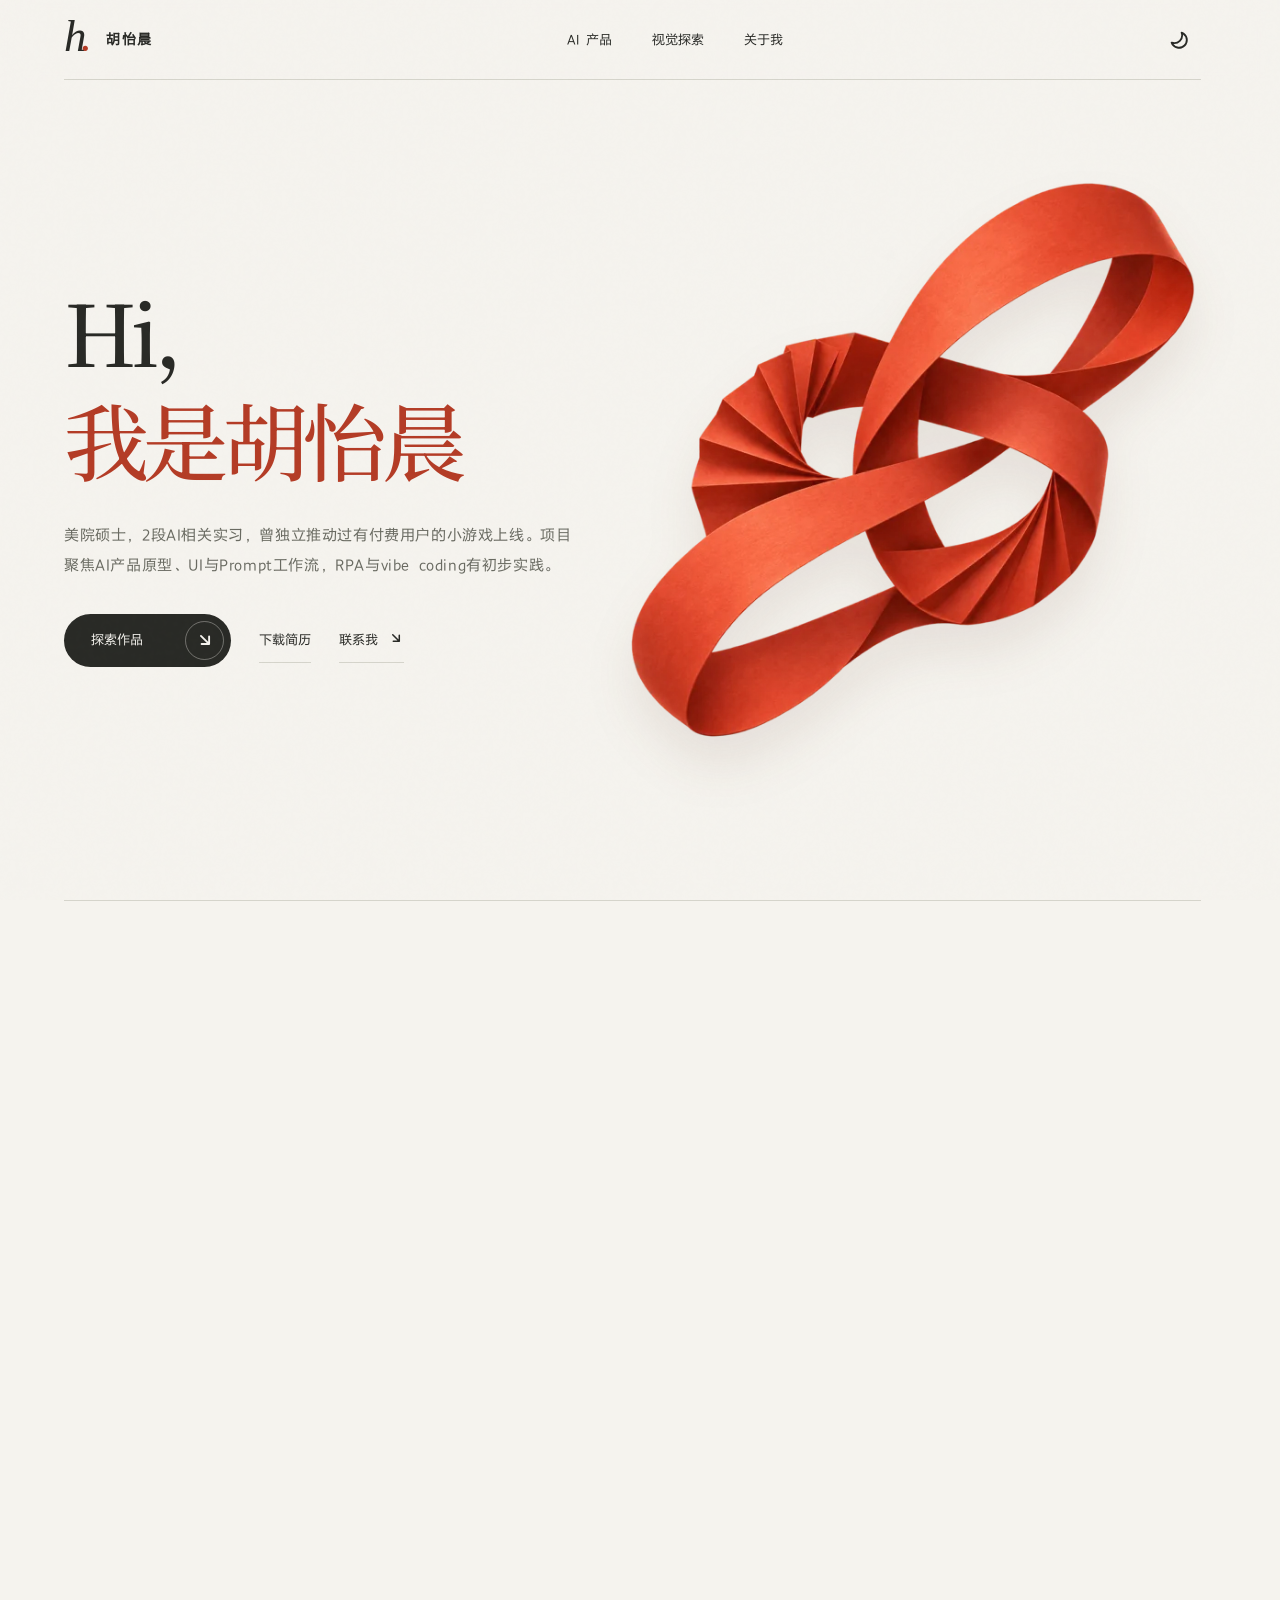
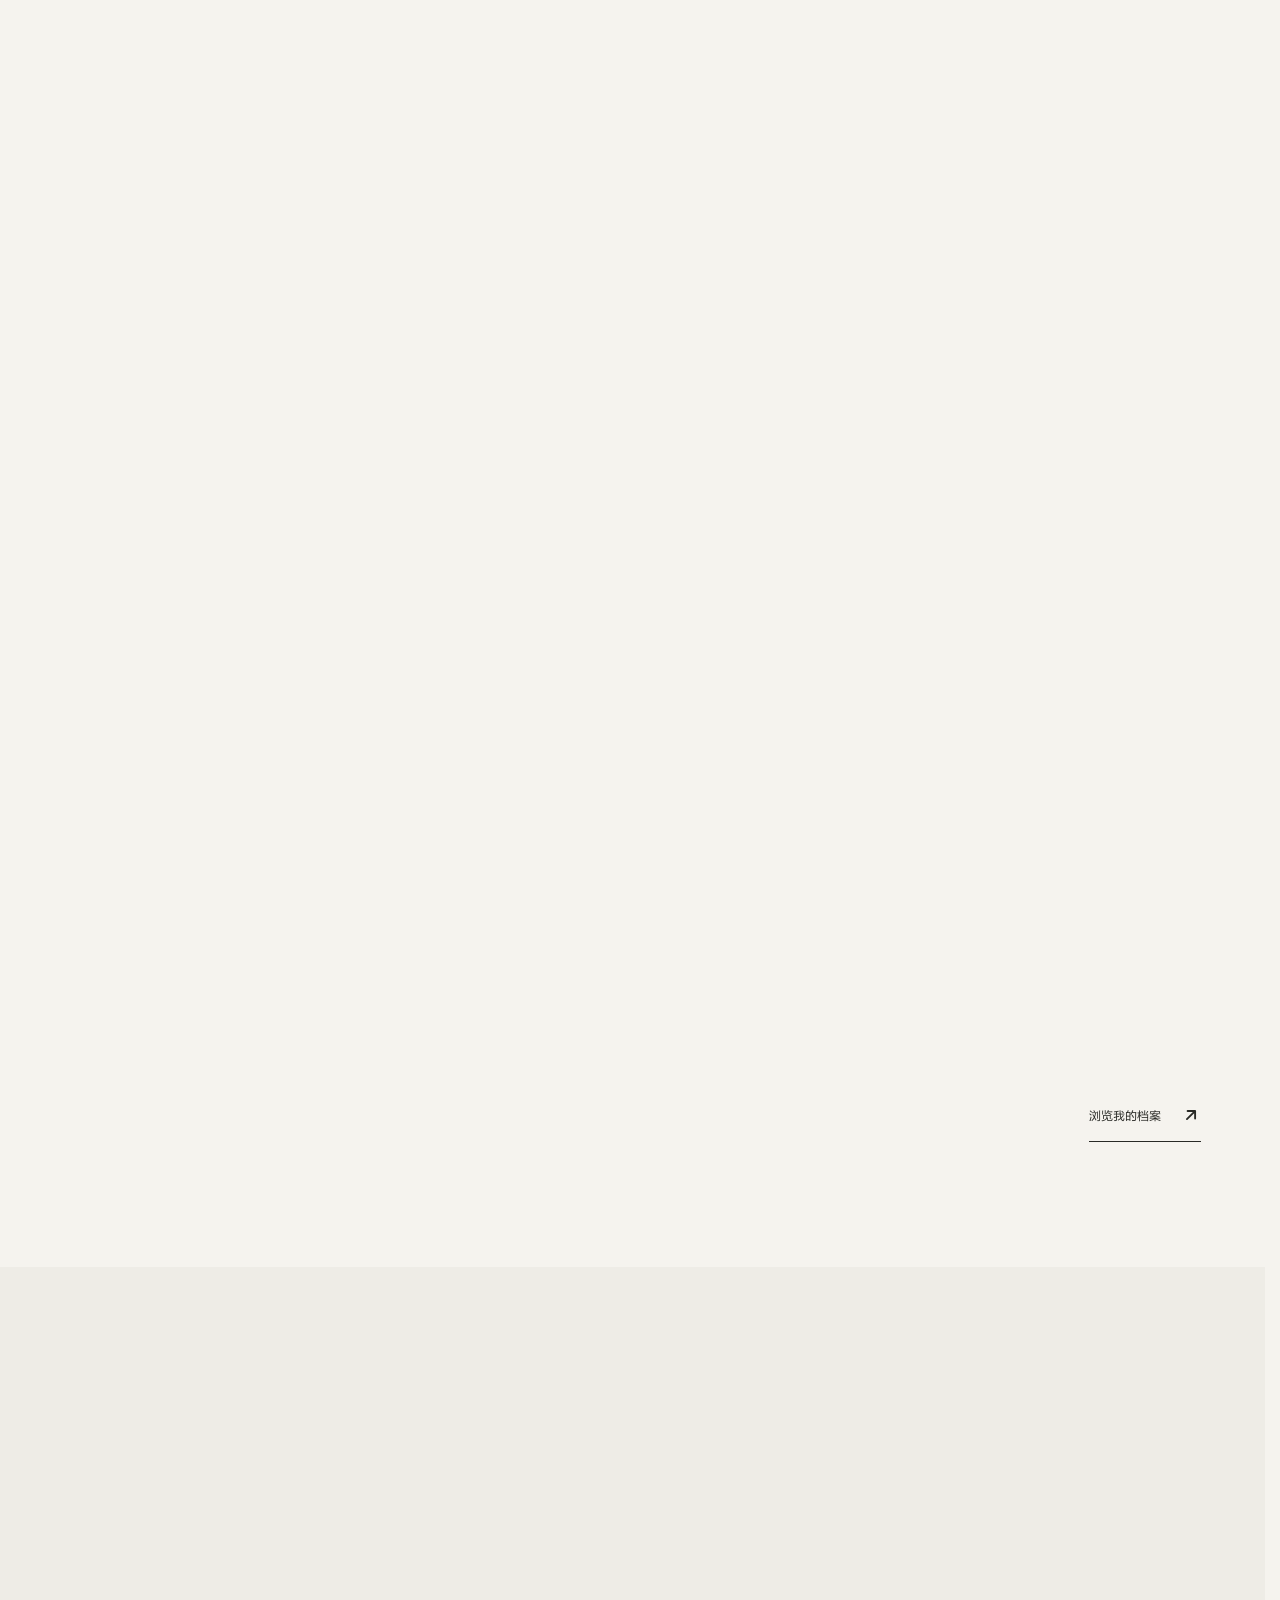
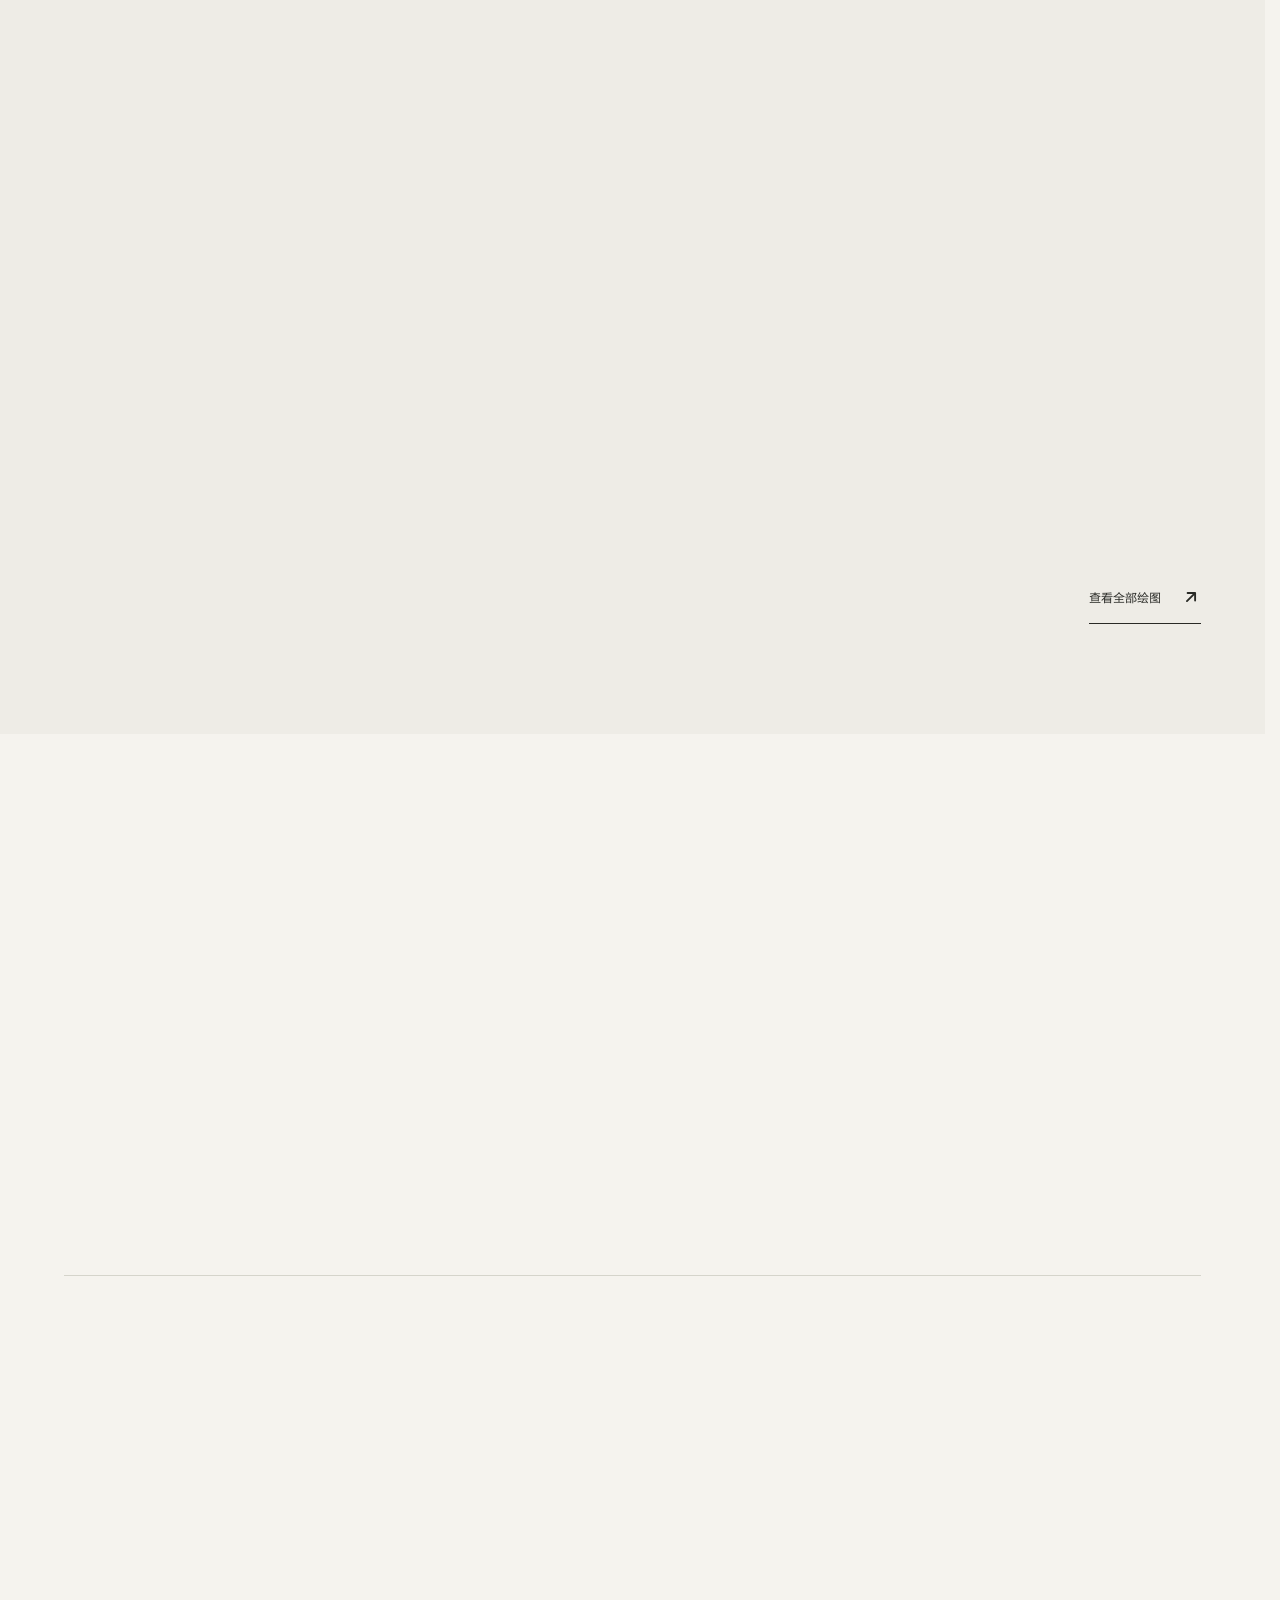
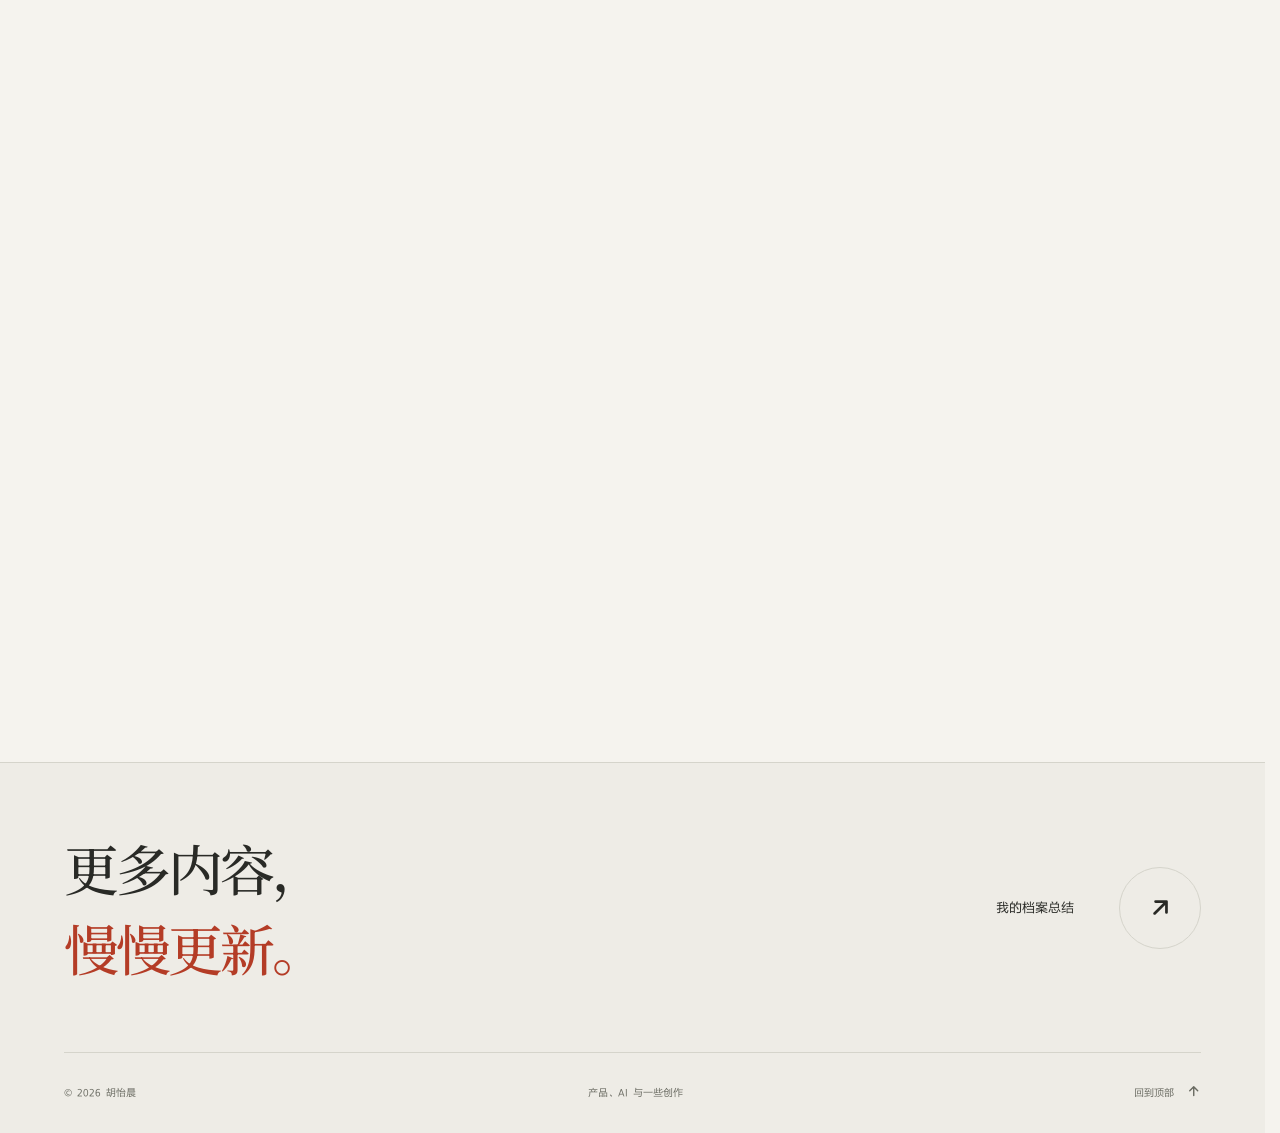
<file: index.html>
<!doctype html>
<html lang="zh-CN">
  <head>
    <meta charset="UTF-8" />
    <meta name="viewport" content="width=device-width, initial-scale=1" />
    <meta name="description" content="美院硕士，2段AI相关实习，曾独立推动过有付费用户的小游戏上线。项目聚焦AI产品原型、UI与Prompt工作流，RPA与vibe coding有初步实践。" />
    <meta name="theme-color" content="#f5f3ee" />
    <meta property="og:title" content="胡怡晨 · 个人作品集" />
    <meta property="og:description" content="关于 AI、产品与想象力的一些探索。" />
    <meta property="og:type" content="website" />
    <link rel="icon" type="image/svg+xml" href="./favicon.svg" />
    <link rel="preload" as="image" href="./images/sculpture.webp" imagesrcset="./images/sculpture-640.webp 640w, ./images/sculpture.webp 1254w" imagesizes="(max-width: 767px) 88vw, 48vw" fetchpriority="high" />
    <link rel="stylesheet" href="./fonts/hy-songyun.css" />
    <link rel="stylesheet" href="./fonts/noto-serif-sc.css" />
    <script>
      try { document.documentElement.dataset.theme = localStorage.getItem('yichen-theme') || (matchMedia('(prefers-color-scheme: dark)').matches ? 'dark' : 'light'); } catch {}
    </script>
    <title>胡怡晨 · 个人作品集</title>
  <meta name="site-root" content="./"><link rel="stylesheet" href="./site.css"></head>
  <body>
    <a class="skip-link" href="#main">跳到正文</a>
    <div class="reading-progress" aria-hidden="true"></div>
    <header class="site-header"></header>

    <main id="main">
      <section class="hero page-width" id="home" aria-labelledby="hero-title">
        <div class="hero-copy">
          <h1 id="hero-title"><span class="hero-line"><span>Hi，</span></span><span class="hero-line"><span class="accent">我是胡怡晨</span></span></h1>
          <p class="hero-description">美院硕士，2段AI相关实习，曾独立推动过有付费用户的小游戏上线。项目聚焦AI产品原型、UI与Prompt工作流，RPA与vibe coding有初步实践。</p>
          <div class="hero-actions">
            <a class="primary-link magnetic" href="#work"><span>探索作品</span><span class="button-arrow" data-icon="arrow-down-right"></span></a>
            <a class="hero-action" href="./files/resume.pdf" download="胡怡晨+AI产品+27届.pdf">下载简历</a>
            <a class="hero-action" href="#contact">联系我<span data-icon="arrow-down-right"></span></a>
          </div>
        </div>
        <div class="hero-art" aria-hidden="true"><div class="hero-object"><img src="./images/sculpture.webp" srcset="./images/sculpture-640.webp 640w, ./images/sculpture.webp 1254w" sizes="(max-width: 767px) 88vw, 48vw" alt="" width="1254" height="1254" fetchpriority="high" /></div></div>
      </section>

      <section class="work-section page-width section-space" id="work" aria-labelledby="work-title">
        <div class="work-heading reveal">
          <div><h2 id="work-title">我的作品</h2><p class="section-description">部分原型，提示词节选，以及做的过程中留下的过程与记录。</p></div>
          <div class="filters" role="group" aria-label="筛选作品">
            <button type="button" data-filter="all" aria-pressed="true">全部作品</button>
            <button type="button" data-filter="product" aria-pressed="false">产品与原型</button>
            <button type="button" data-filter="system" aria-pressed="false">提示词与文档</button>
          </div>
        </div>
        <p id="filter-status" class="sr-only" role="status" aria-live="polite"></p>
        <div class="work-grid" id="project-grid"></div><div class="archive-all-link"><a href="#archive-summary">浏览我的档案<span data-icon="arrow-up-right"></span></a></div>
      </section>

      <section class="visual-section section-space" id="visuals" aria-labelledby="visual-title">
        <div class="page-width">
          <div class="visual-heading reveal"><p class="eyebrow">VISUAL EXPLORATIONS</p><h2 id="visual-title">部分AI绘图示例</h2><p class="section-description">人物、场景，还有不同的画面风格。</p></div>
          <div class="art-grid" id="art-grid"></div>
          <div class="archive-all-link"><a href="./archive/visuals/index.html">查看全部绘图<span data-icon="arrow-up-right"></span></a></div>
        </div>
      </section>

      <section class="about-section section-space page-width" id="about" aria-label="关于我">
        <section class="contact-section reveal" id="contact" aria-labelledby="contact-title">
          <div class="contact-copy">
            <h2 id="contact-title">联系我</h2>
            <dl class="contact-details">
              <div><dt>电话</dt><dd><a href="tel:13525588925">13525588925<span data-icon="arrow-up-right"></span></a></dd></div>
              <div><dt>微信</dt><dd><span>h2643153698</span><button class="text-button copy-wechat" type="button" data-copy-wechat="h2643153698" aria-label="复制微信号">复制微信号<span data-icon="copy"></span></button></dd></div>
            </dl>
          </div>
          <figure class="contact-code"><a href="./images/wechat-qr.jpg" target="_blank" rel="noopener" aria-label="查看微信二维码原图"><img src="./images/wechat-qr.jpg" alt="胡怡晨的微信二维码，可扫码添加好友" width="820" height="917" loading="lazy" decoding="async" /></a><figcaption>微信扫码联系<span data-icon="arrow-up-right"></span></figcaption></figure>
        </section>
        <section class="archive-summary" id="archive-summary" aria-labelledby="summary-title">
          <h2 class="reveal" id="summary-title">我的档案总结</h2>
          <div id="summary-groups"></div>
        </section>
      </section>
    </main>

    <footer class="site-footer"></footer>

    <noscript><div class="noscript-note">开启 JavaScript 可以浏览完整作品与图片。</div></noscript>
    <script defer src="./site.js"></script>
  </body>
</html>
</file>
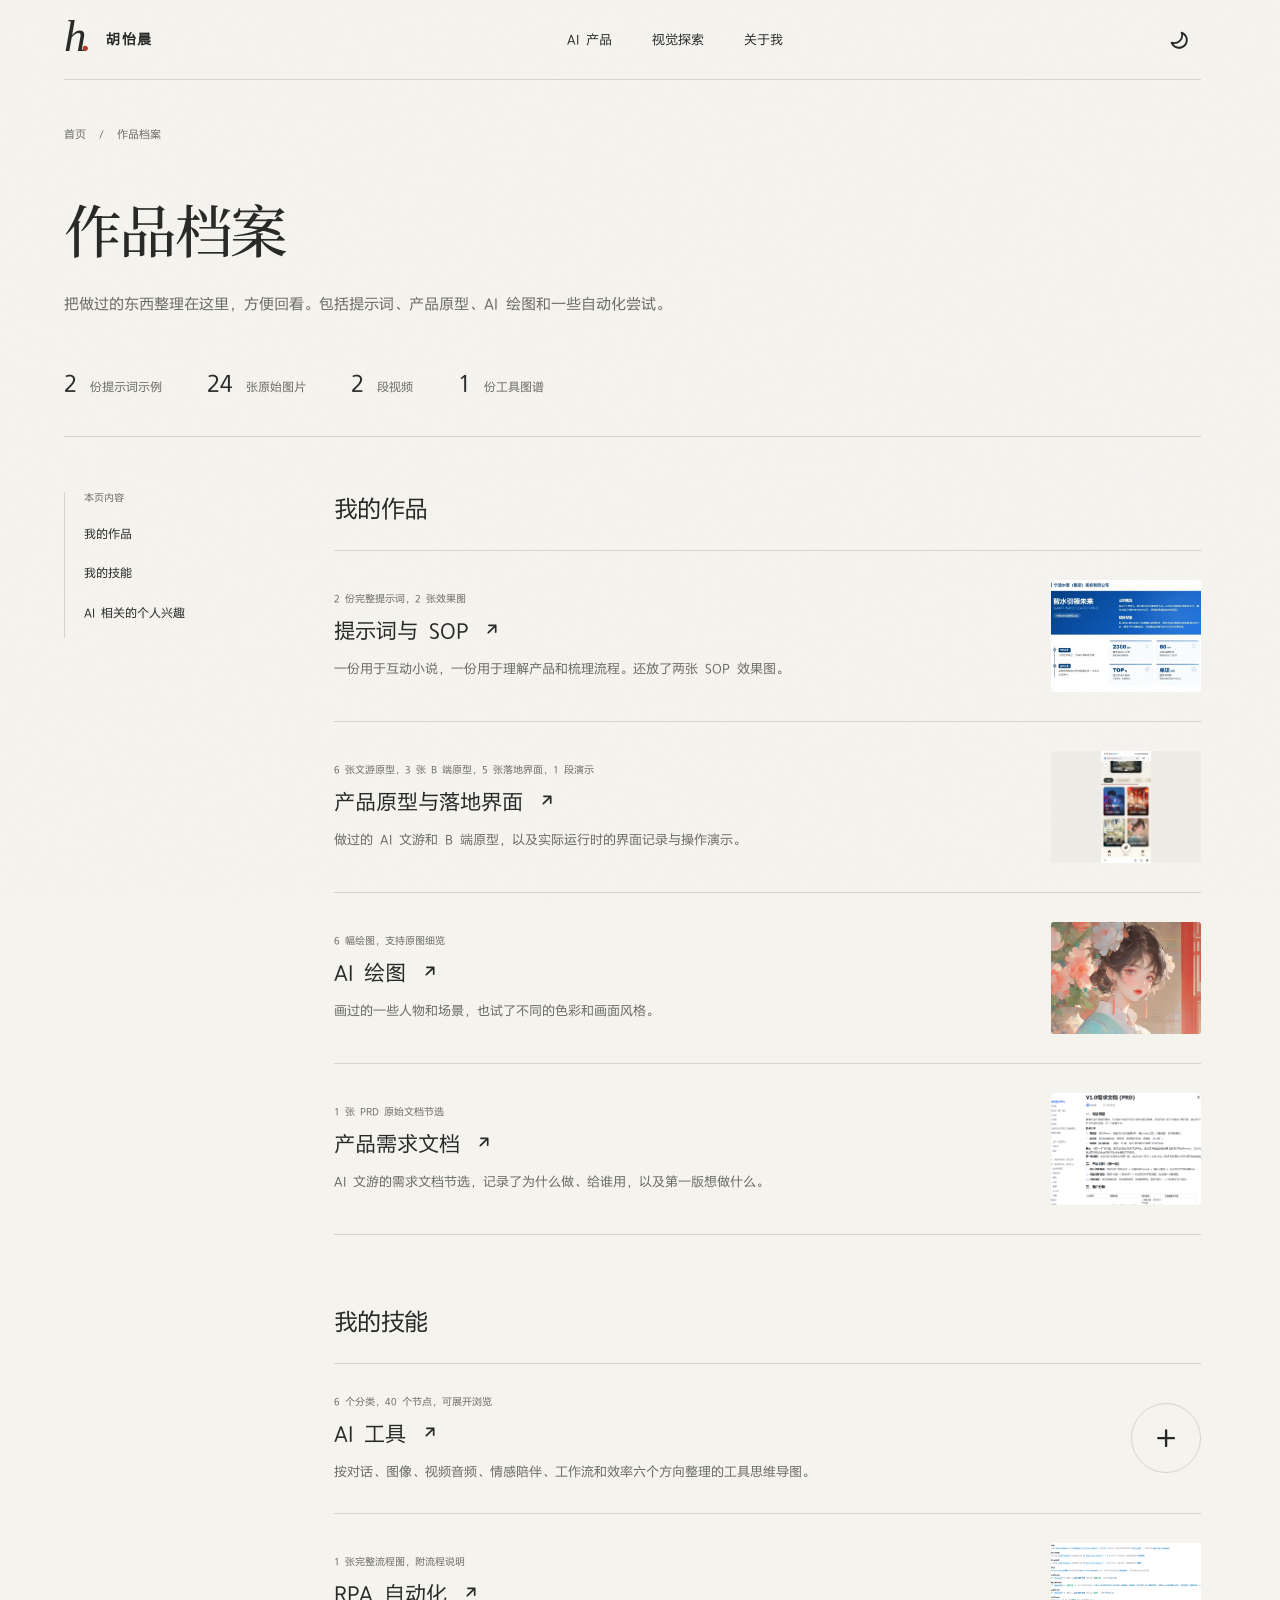
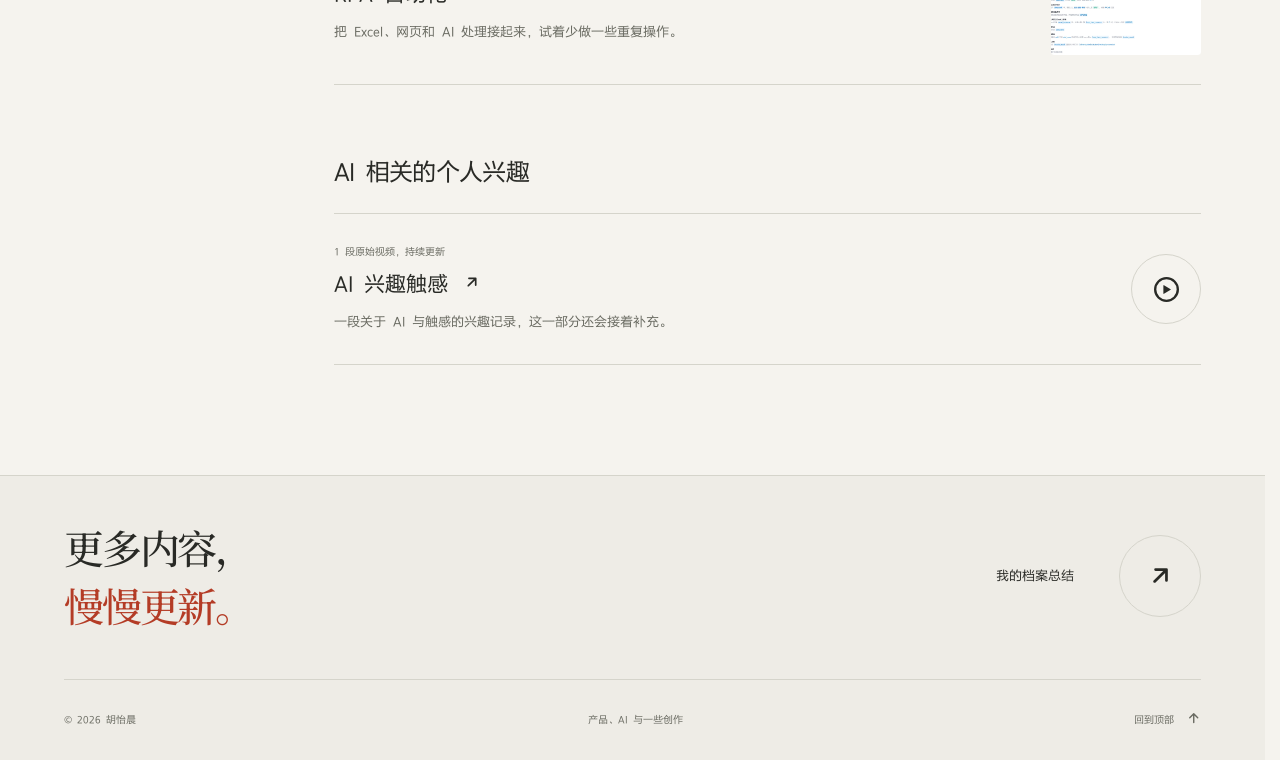
<file: archive/index.html>
<!doctype html>
<html lang="zh-CN"><head>
    <meta charset="UTF-8" />
    <meta name="viewport" content="width=device-width, initial-scale=1" />
    <meta name="description" content="把做过的东西整理在这里，方便回看。包括提示词、产品原型、AI 绘图和一些自动化尝试。" />
    <meta name="theme-color" content="#f5f3ee" />
    <meta property="og:title" content="作品档案 · 胡怡晨" />
    <meta property="og:description" content="把做过的东西整理在这里，方便回看。包括提示词、产品原型、AI 绘图和一些自动化尝试。" />
    <meta property="og:type" content="website" />
    <link rel="icon" type="image/svg+xml" href="../favicon.svg" />
    <link rel="stylesheet" href="../fonts/hy-songyun.css" />
    <link rel="stylesheet" href="../fonts/noto-serif-sc.css" />
    <script>
      try { document.documentElement.dataset.theme = localStorage.getItem('yichen-theme') || (matchMedia('(prefers-color-scheme: dark)').matches ? 'dark' : 'light'); } catch {}
    </script>
    <title>作品档案 · 胡怡晨</title>
  <meta name="site-root" content="../"><link rel="stylesheet" href="../site.css"></head><body class="archive-page" data-page="archive"><a class="skip-link" href="#main">跳到正文</a><div class="reading-progress" aria-hidden="true"></div><header class="site-header"></header><main id="main"></main><footer class="site-footer"></footer><noscript><p class="noscript-note">开启 JavaScript 可以查看完整档案。</p></noscript><script defer src="../site.js"></script></body></html>
</file>
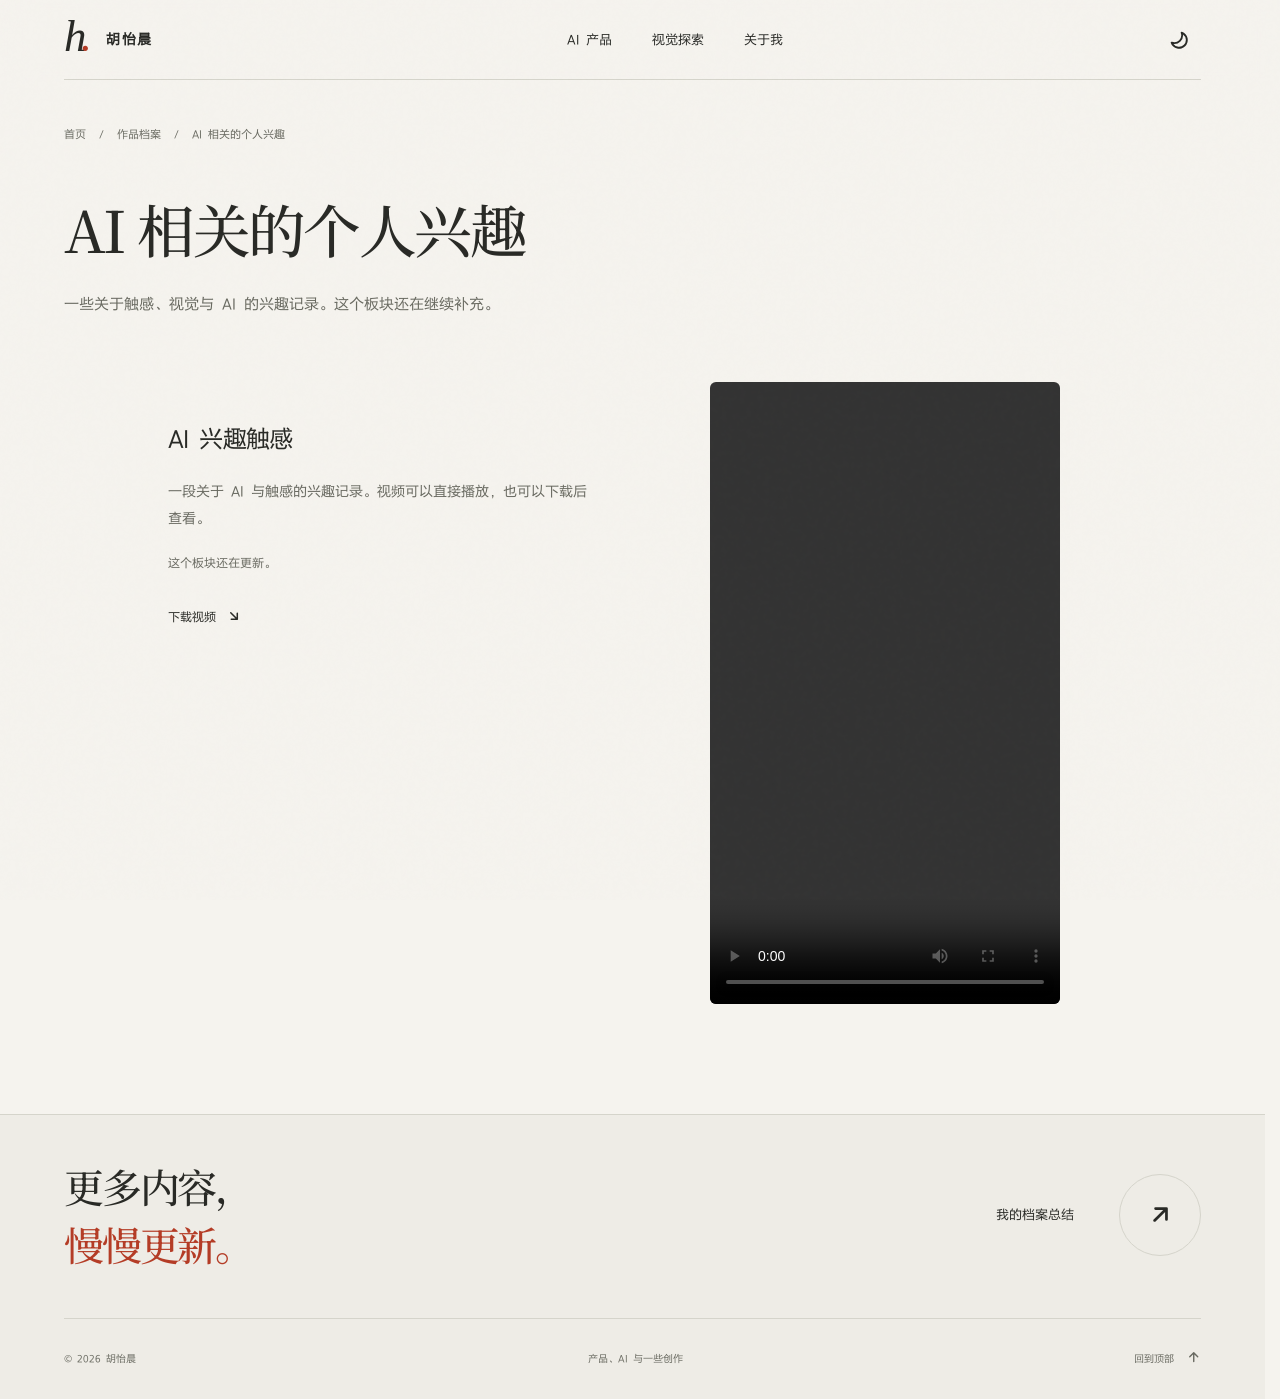
<file: archive/interests/index.html>
<!doctype html>
<html lang="zh-CN"><head>
    <meta charset="UTF-8" />
    <meta name="viewport" content="width=device-width, initial-scale=1" />
    <meta name="description" content="一些关于触感、视觉与 AI 的兴趣记录。这个板块还在继续补充。" />
    <meta name="theme-color" content="#f5f3ee" />
    <meta property="og:title" content="AI 相关的个人兴趣 · 胡怡晨" />
    <meta property="og:description" content="一些关于触感、视觉与 AI 的兴趣记录。这个板块还在继续补充。" />
    <meta property="og:type" content="website" />
    <link rel="icon" type="image/svg+xml" href="../../favicon.svg" />
    <link rel="stylesheet" href="../../fonts/hy-songyun.css" />
    <link rel="stylesheet" href="../../fonts/noto-serif-sc.css" />
    <script>
      try { document.documentElement.dataset.theme = localStorage.getItem('yichen-theme') || (matchMedia('(prefers-color-scheme: dark)').matches ? 'dark' : 'light'); } catch {}
    </script>
    <title>AI 相关的个人兴趣 · 胡怡晨</title>
  <meta name="site-root" content="../../"><link rel="stylesheet" href="../../site.css"></head><body class="archive-page" data-page="interests"><a class="skip-link" href="#main">跳到正文</a><div class="reading-progress" aria-hidden="true"></div><header class="site-header"></header><main id="main"></main><footer class="site-footer"></footer><noscript><p class="noscript-note">开启 JavaScript 可以查看完整档案。</p></noscript><script defer src="../../site.js"></script></body></html>
</file>
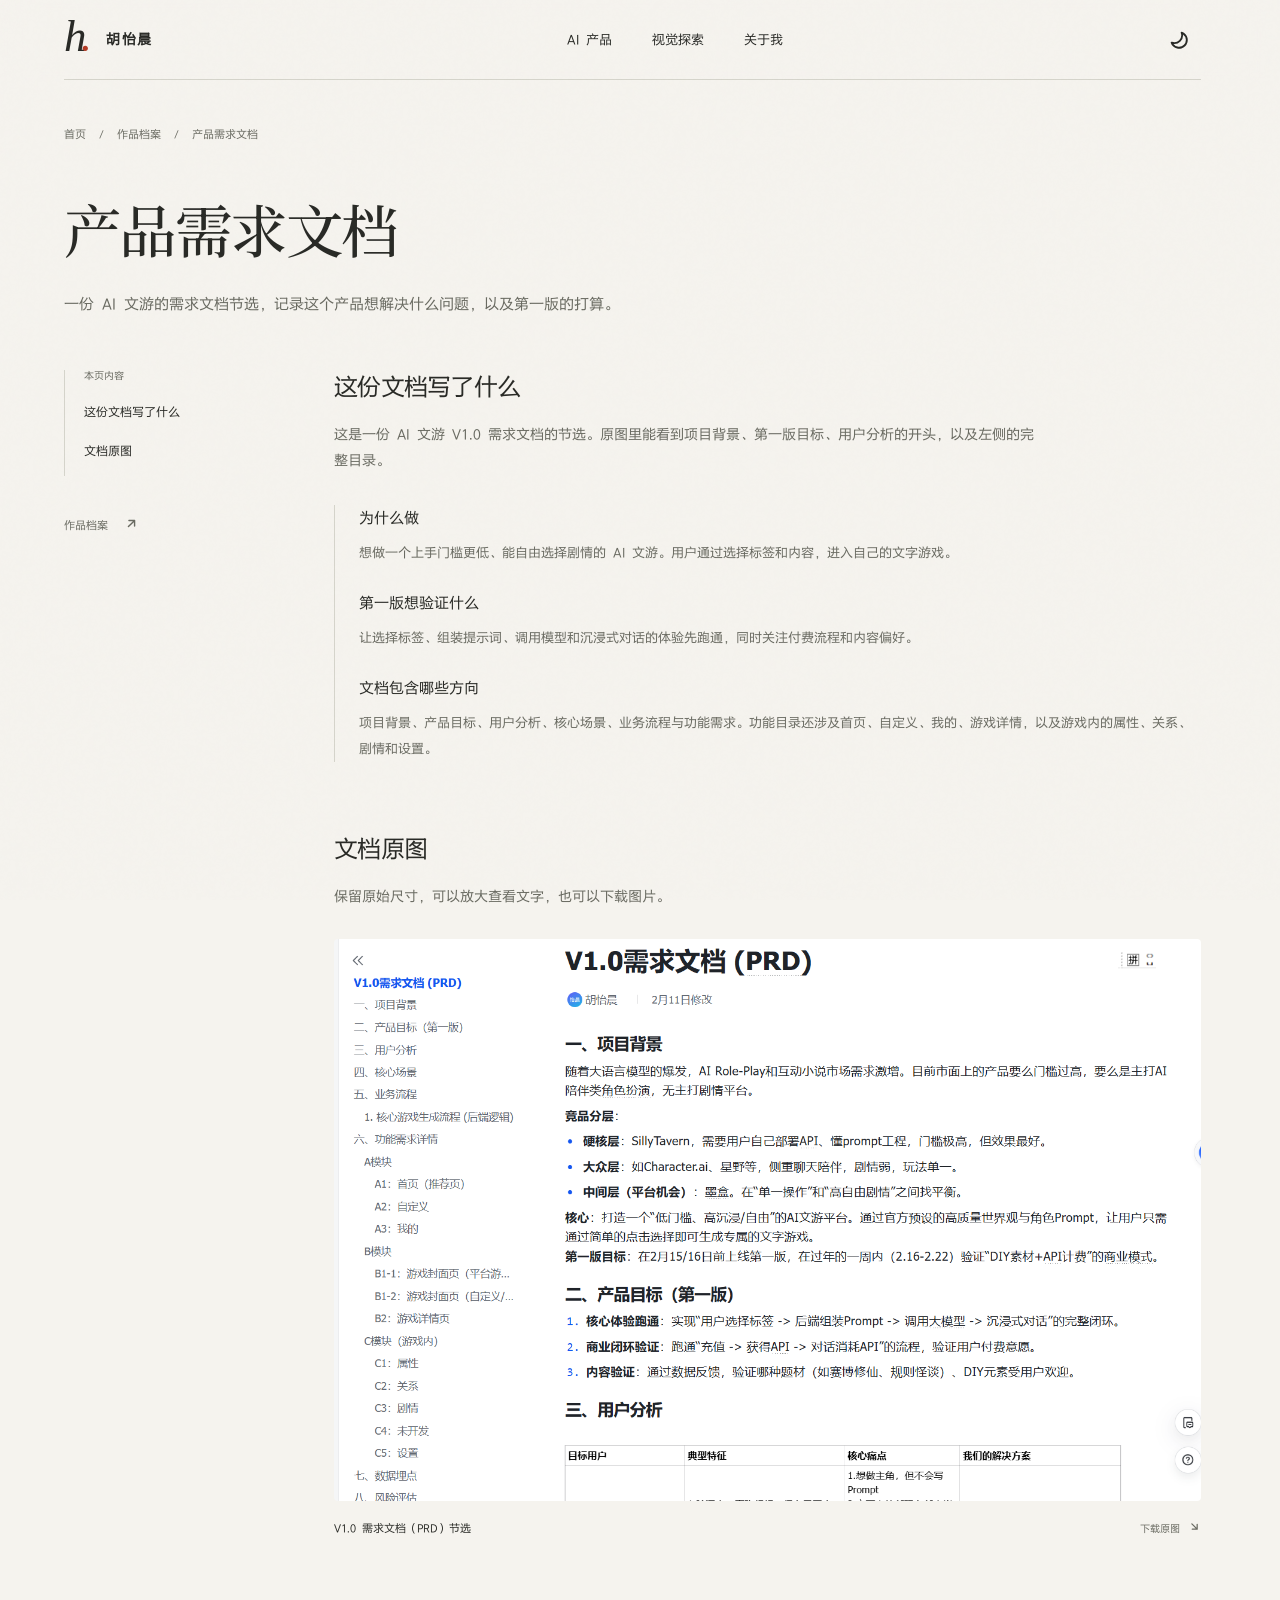
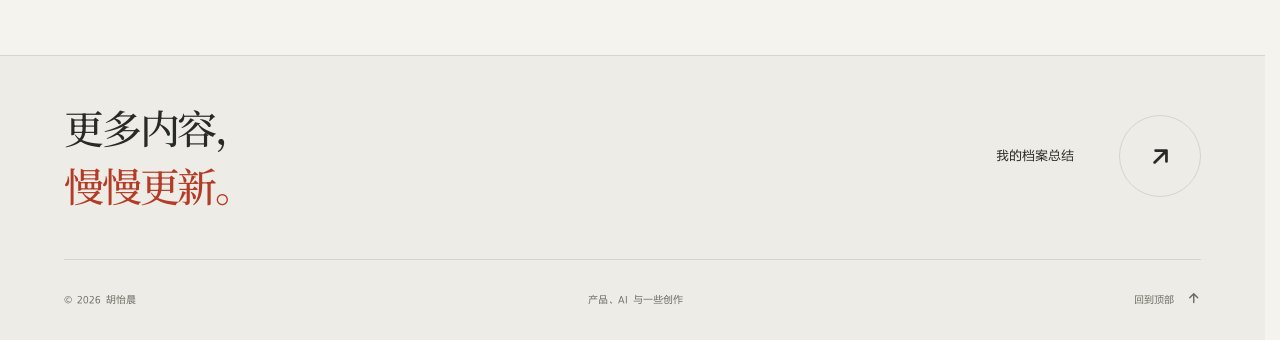
<file: archive/prd/index.html>
<!doctype html>
<html lang="zh-CN"><head>
    <meta charset="UTF-8" />
    <meta name="viewport" content="width=device-width, initial-scale=1" />
    <meta name="description" content="一份 AI 文游的需求文档节选，记录这个产品想解决什么问题，以及第一版的打算。" />
    <meta name="theme-color" content="#f5f3ee" />
    <meta property="og:title" content="产品需求文档 · 胡怡晨" />
    <meta property="og:description" content="一份 AI 文游的需求文档节选，记录这个产品想解决什么问题，以及第一版的打算。" />
    <meta property="og:type" content="website" />
    <link rel="icon" type="image/svg+xml" href="../../favicon.svg" />
    <link rel="stylesheet" href="../../fonts/hy-songyun.css" />
    <link rel="stylesheet" href="../../fonts/noto-serif-sc.css" />
    <script>
      try { document.documentElement.dataset.theme = localStorage.getItem('yichen-theme') || (matchMedia('(prefers-color-scheme: dark)').matches ? 'dark' : 'light'); } catch {}
    </script>
    <title>产品需求文档 · 胡怡晨</title>
  <meta name="site-root" content="../../"><link rel="stylesheet" href="../../site.css"></head><body class="archive-page" data-page="prd"><a class="skip-link" href="#main">跳到正文</a><div class="reading-progress" aria-hidden="true"></div><header class="site-header"></header><main id="main"></main><footer class="site-footer"></footer><noscript><p class="noscript-note">开启 JavaScript 可以查看完整档案。</p></noscript><script defer src="../../site.js"></script></body></html>
</file>
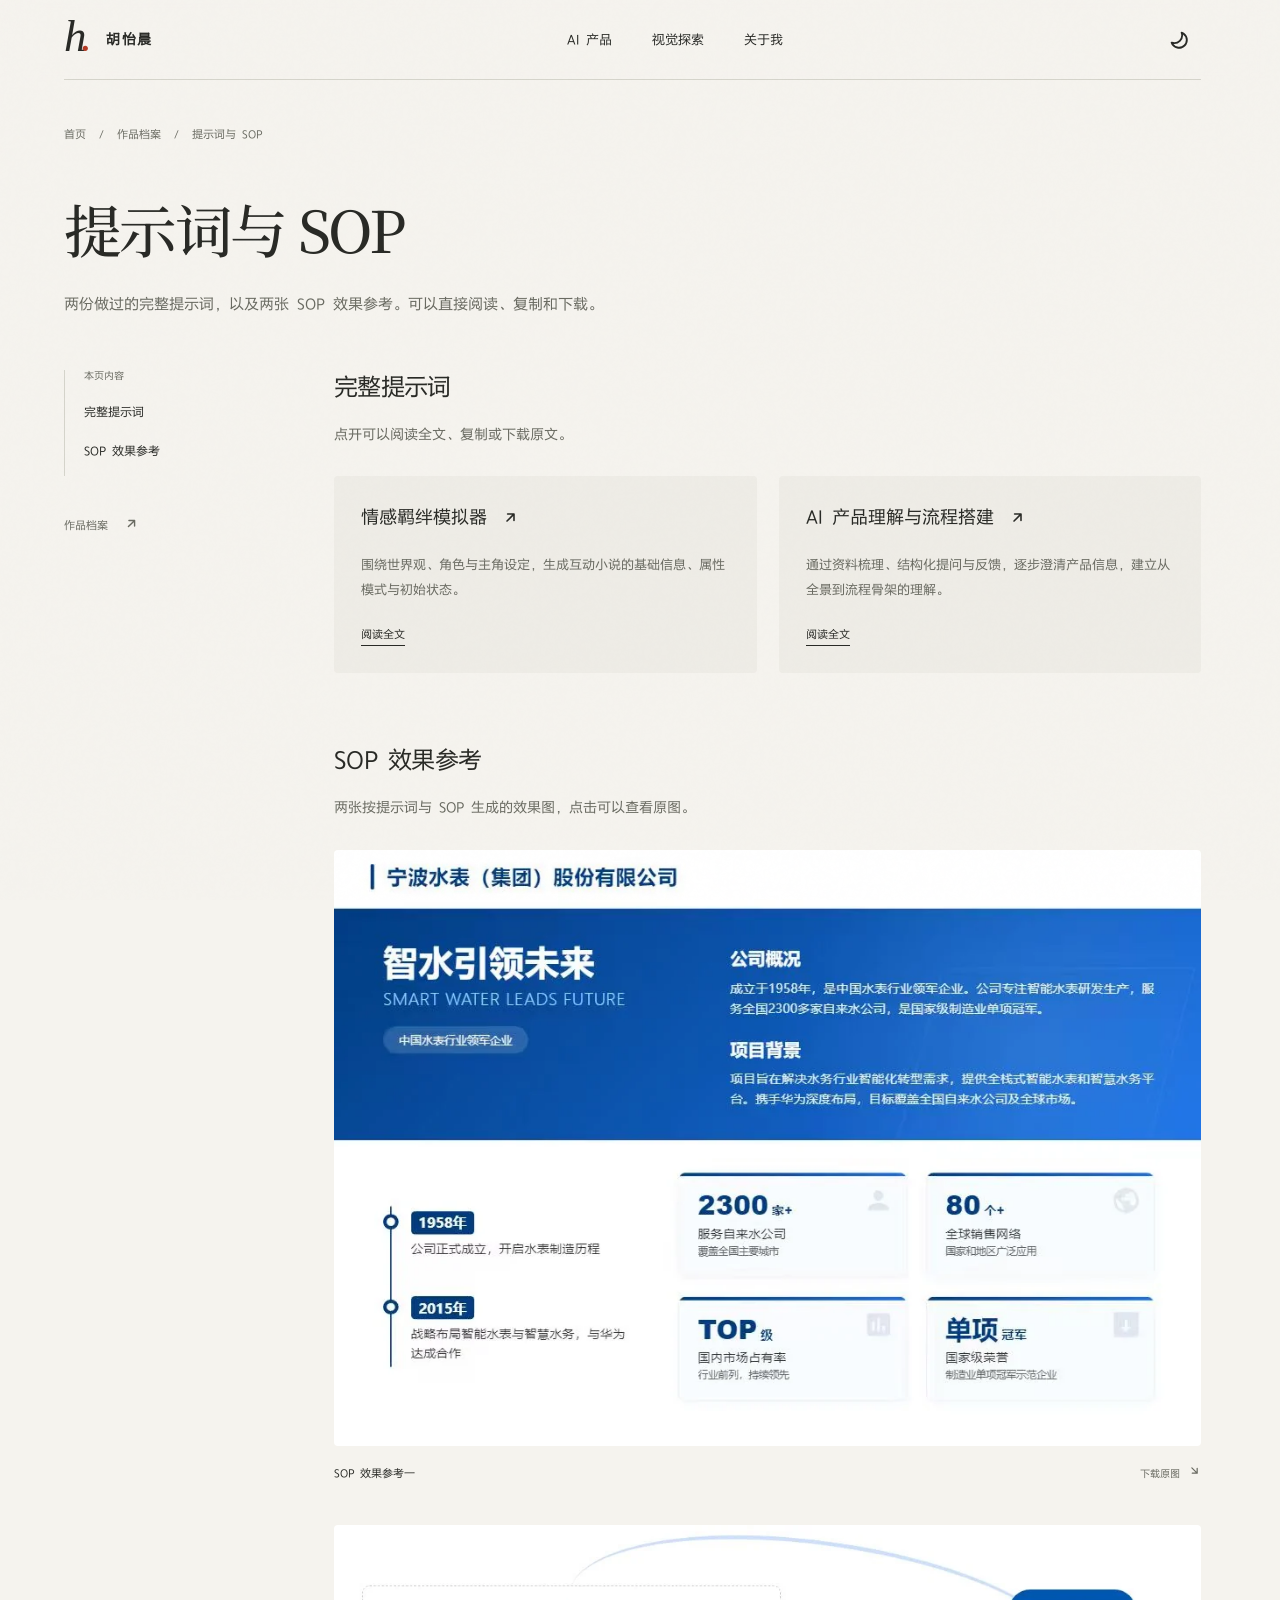
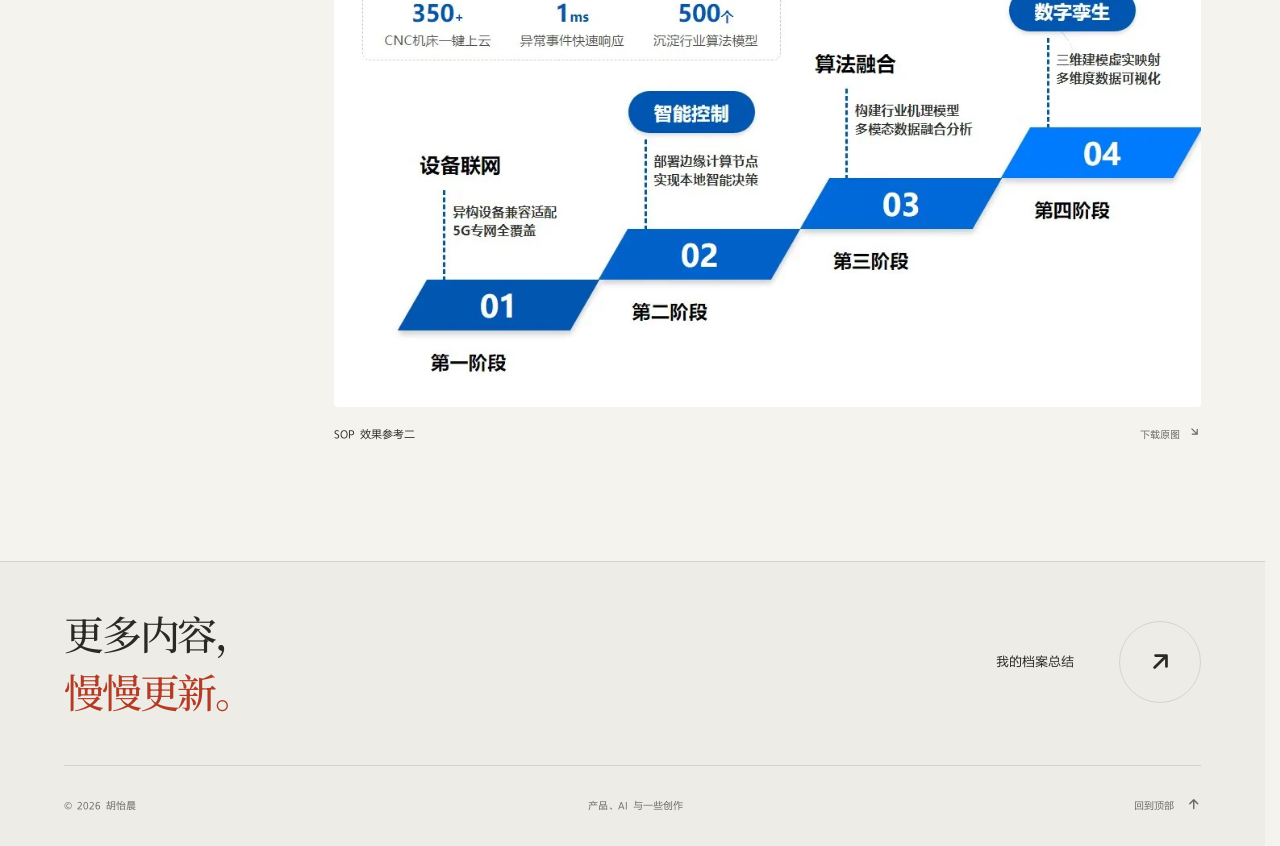
<file: archive/prompts/index.html>
<!doctype html>
<html lang="zh-CN"><head>
    <meta charset="UTF-8" />
    <meta name="viewport" content="width=device-width, initial-scale=1" />
    <meta name="description" content="两份做过的完整提示词，以及两张 SOP 效果参考。可以直接阅读、复制和下载。" />
    <meta name="theme-color" content="#f5f3ee" />
    <meta property="og:title" content="提示词与 SOP · 胡怡晨" />
    <meta property="og:description" content="两份做过的完整提示词，以及两张 SOP 效果参考。可以直接阅读、复制和下载。" />
    <meta property="og:type" content="website" />
    <link rel="icon" type="image/svg+xml" href="../../favicon.svg" />
    <link rel="stylesheet" href="../../fonts/hy-songyun.css" />
    <link rel="stylesheet" href="../../fonts/noto-serif-sc.css" />
    <script>
      try { document.documentElement.dataset.theme = localStorage.getItem('yichen-theme') || (matchMedia('(prefers-color-scheme: dark)').matches ? 'dark' : 'light'); } catch {}
    </script>
    <title>提示词与 SOP · 胡怡晨</title>
  <meta name="site-root" content="../../"><link rel="stylesheet" href="../../site.css"></head><body class="archive-page" data-page="prompts"><a class="skip-link" href="#main">跳到正文</a><div class="reading-progress" aria-hidden="true"></div><header class="site-header"></header><main id="main"></main><footer class="site-footer"></footer><noscript><p class="noscript-note">开启 JavaScript 可以查看完整档案。</p></noscript><script defer src="../../site.js"></script></body></html>
</file>
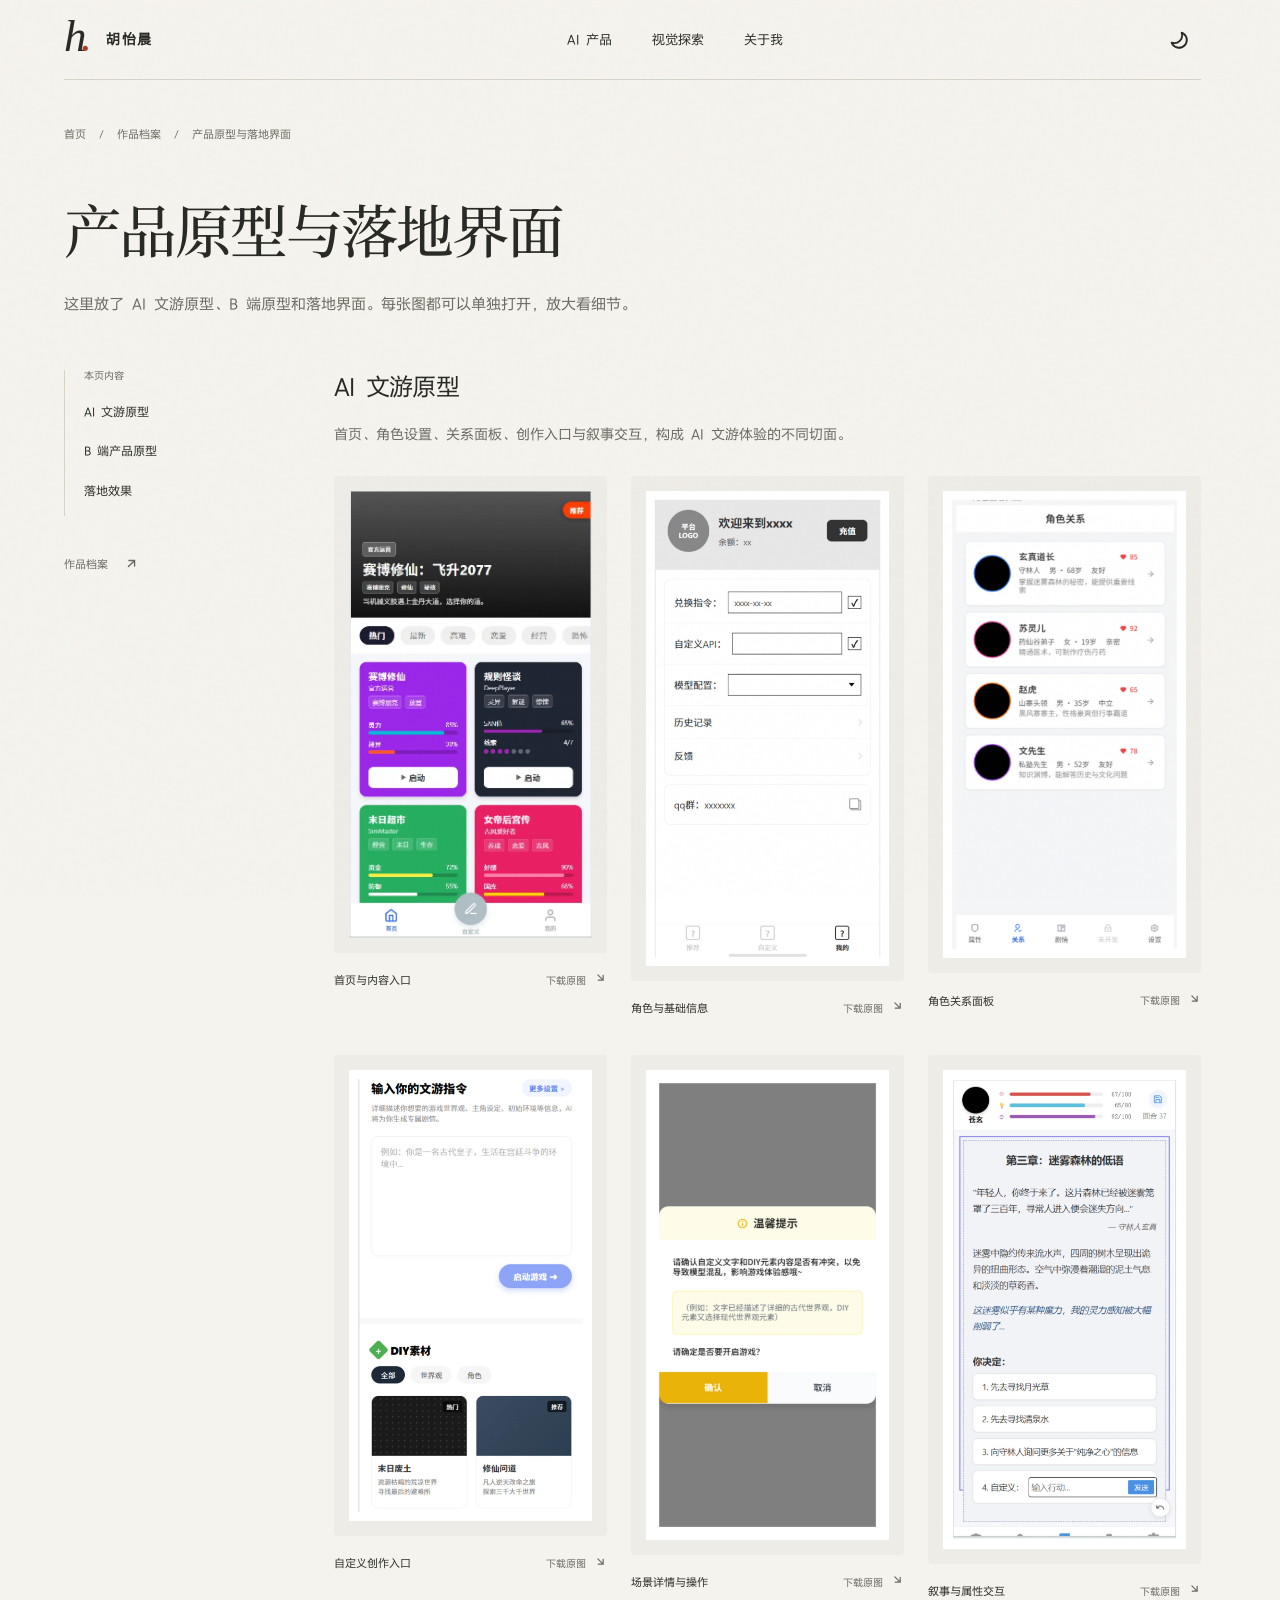
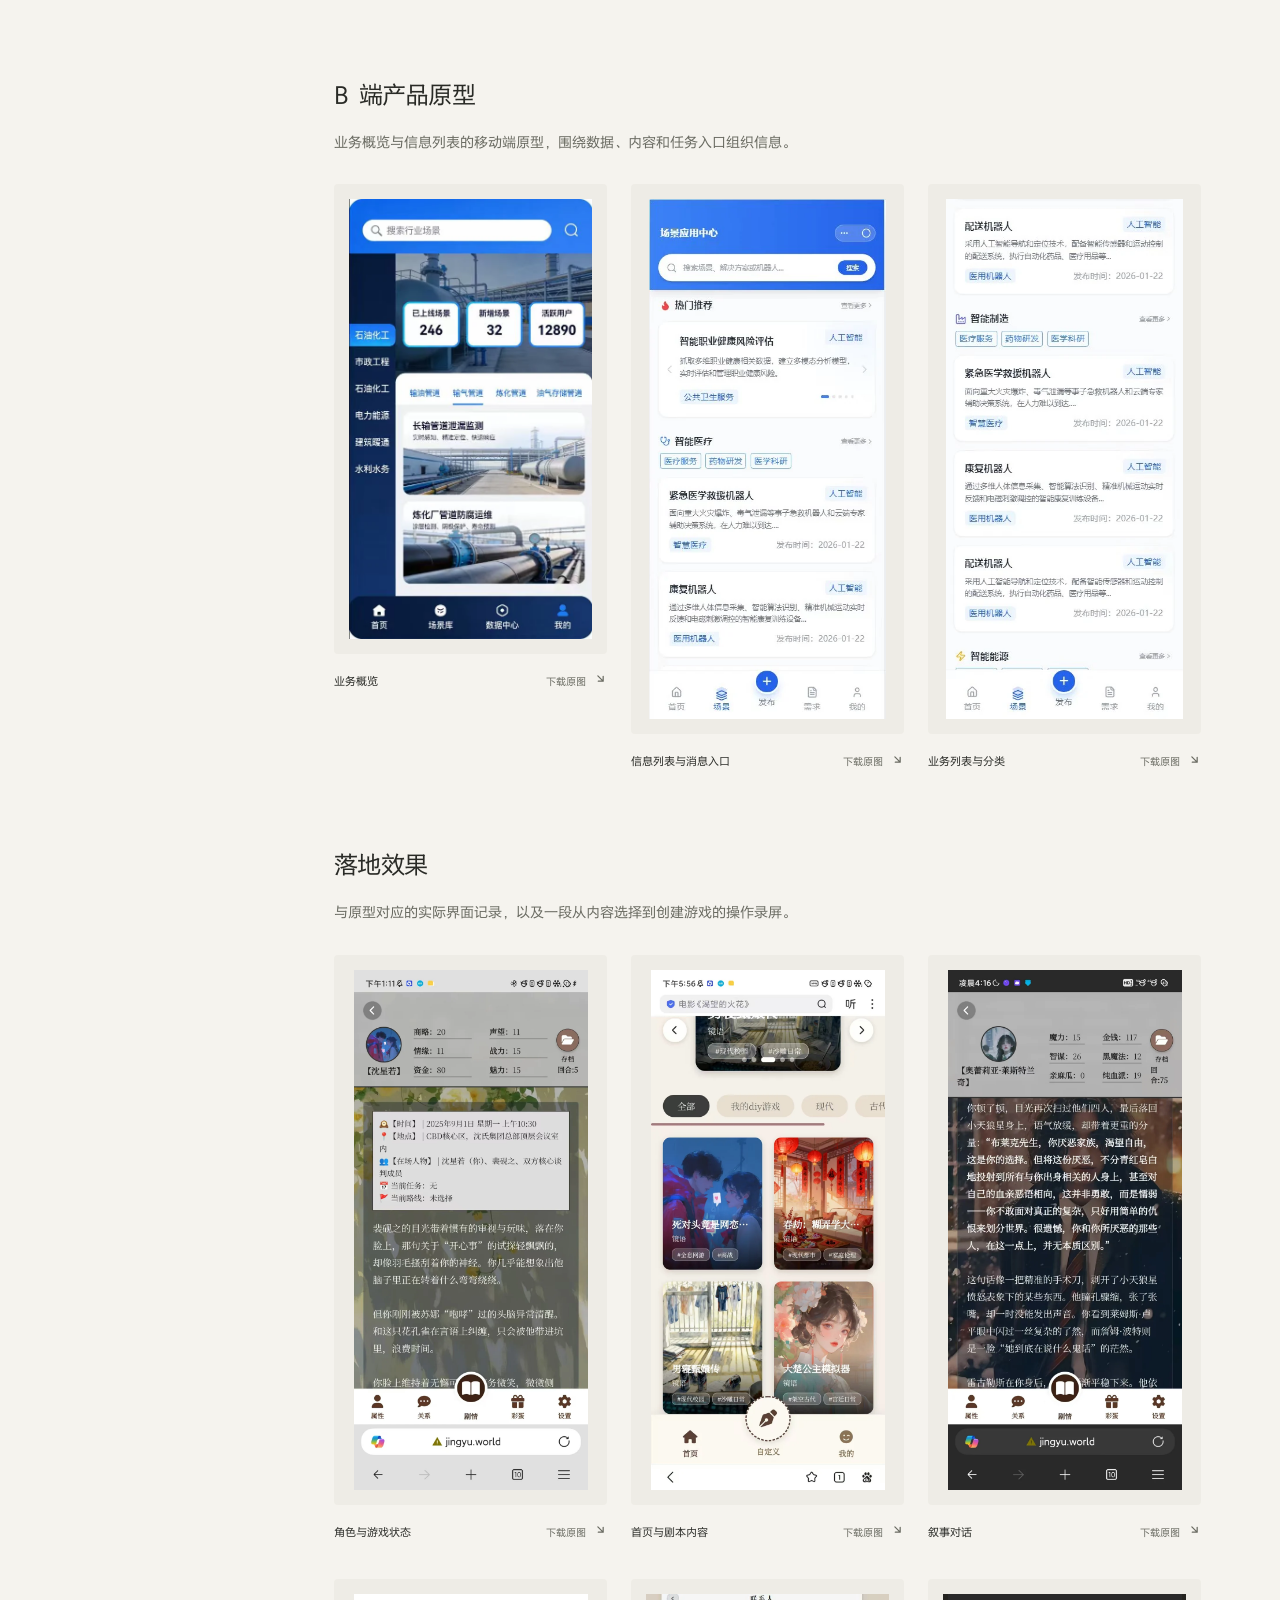
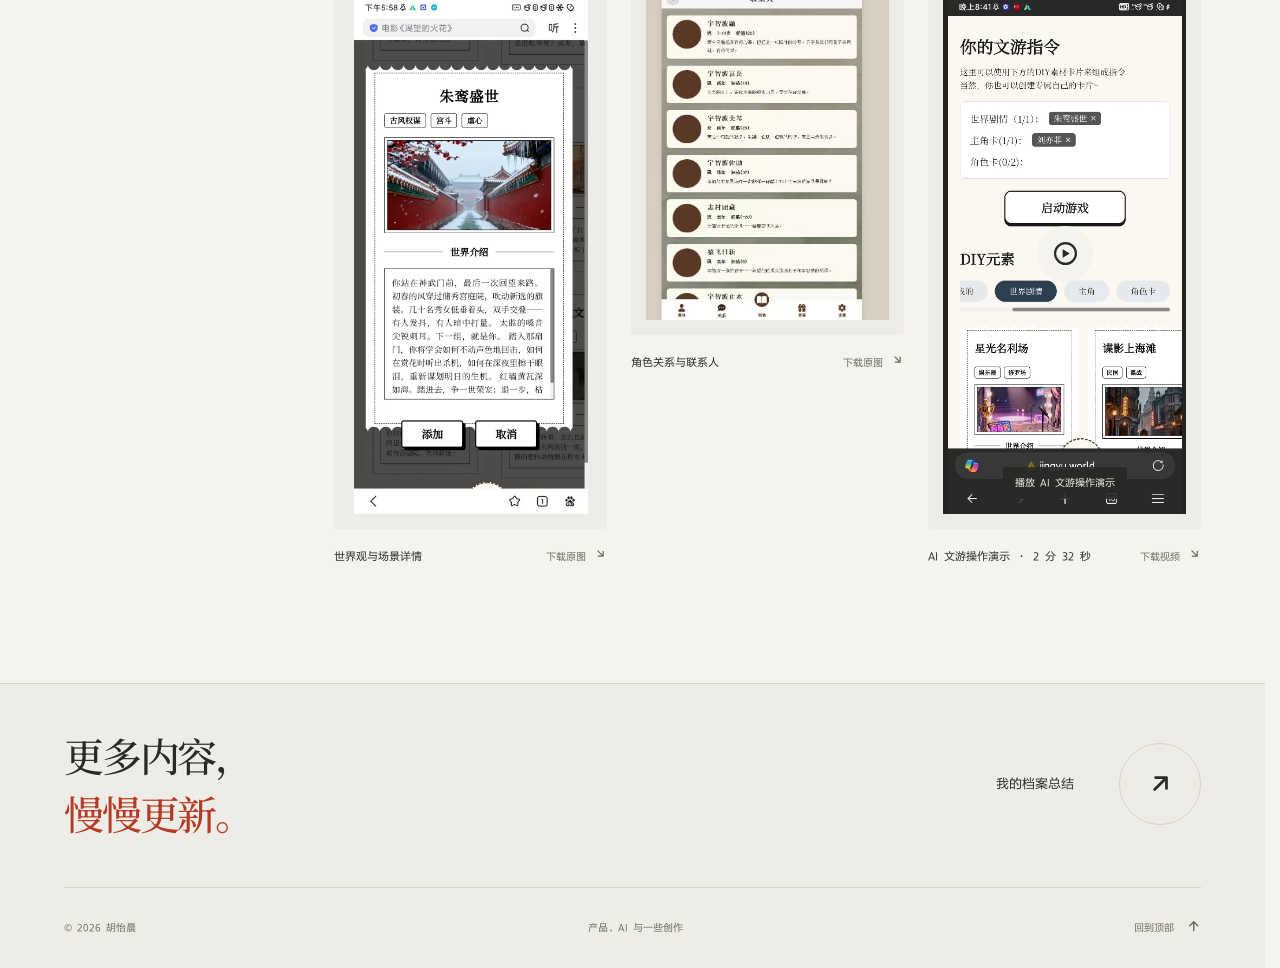
<file: archive/prototypes/index.html>
<!doctype html>
<html lang="zh-CN"><head>
    <meta charset="UTF-8" />
    <meta name="viewport" content="width=device-width, initial-scale=1" />
    <meta name="description" content="这里放了 AI 文游原型、B 端原型和落地界面。每张图都可以单独打开，放大看细节。" />
    <meta name="theme-color" content="#f5f3ee" />
    <meta property="og:title" content="产品原型与落地界面 · 胡怡晨" />
    <meta property="og:description" content="这里放了 AI 文游原型、B 端原型和落地界面。每张图都可以单独打开，放大看细节。" />
    <meta property="og:type" content="website" />
    <link rel="icon" type="image/svg+xml" href="../../favicon.svg" />
    <link rel="stylesheet" href="../../fonts/hy-songyun.css" />
    <link rel="stylesheet" href="../../fonts/noto-serif-sc.css" />
    <script>
      try { document.documentElement.dataset.theme = localStorage.getItem('yichen-theme') || (matchMedia('(prefers-color-scheme: dark)').matches ? 'dark' : 'light'); } catch {}
    </script>
    <title>产品原型与落地界面 · 胡怡晨</title>
  <meta name="site-root" content="../../"><link rel="stylesheet" href="../../site.css"></head><body class="archive-page" data-page="prototypes"><a class="skip-link" href="#main">跳到正文</a><div class="reading-progress" aria-hidden="true"></div><header class="site-header"></header><main id="main"></main><footer class="site-footer"></footer><noscript><p class="noscript-note">开启 JavaScript 可以查看完整档案。</p></noscript><script defer src="../../site.js"></script></body></html>
</file>
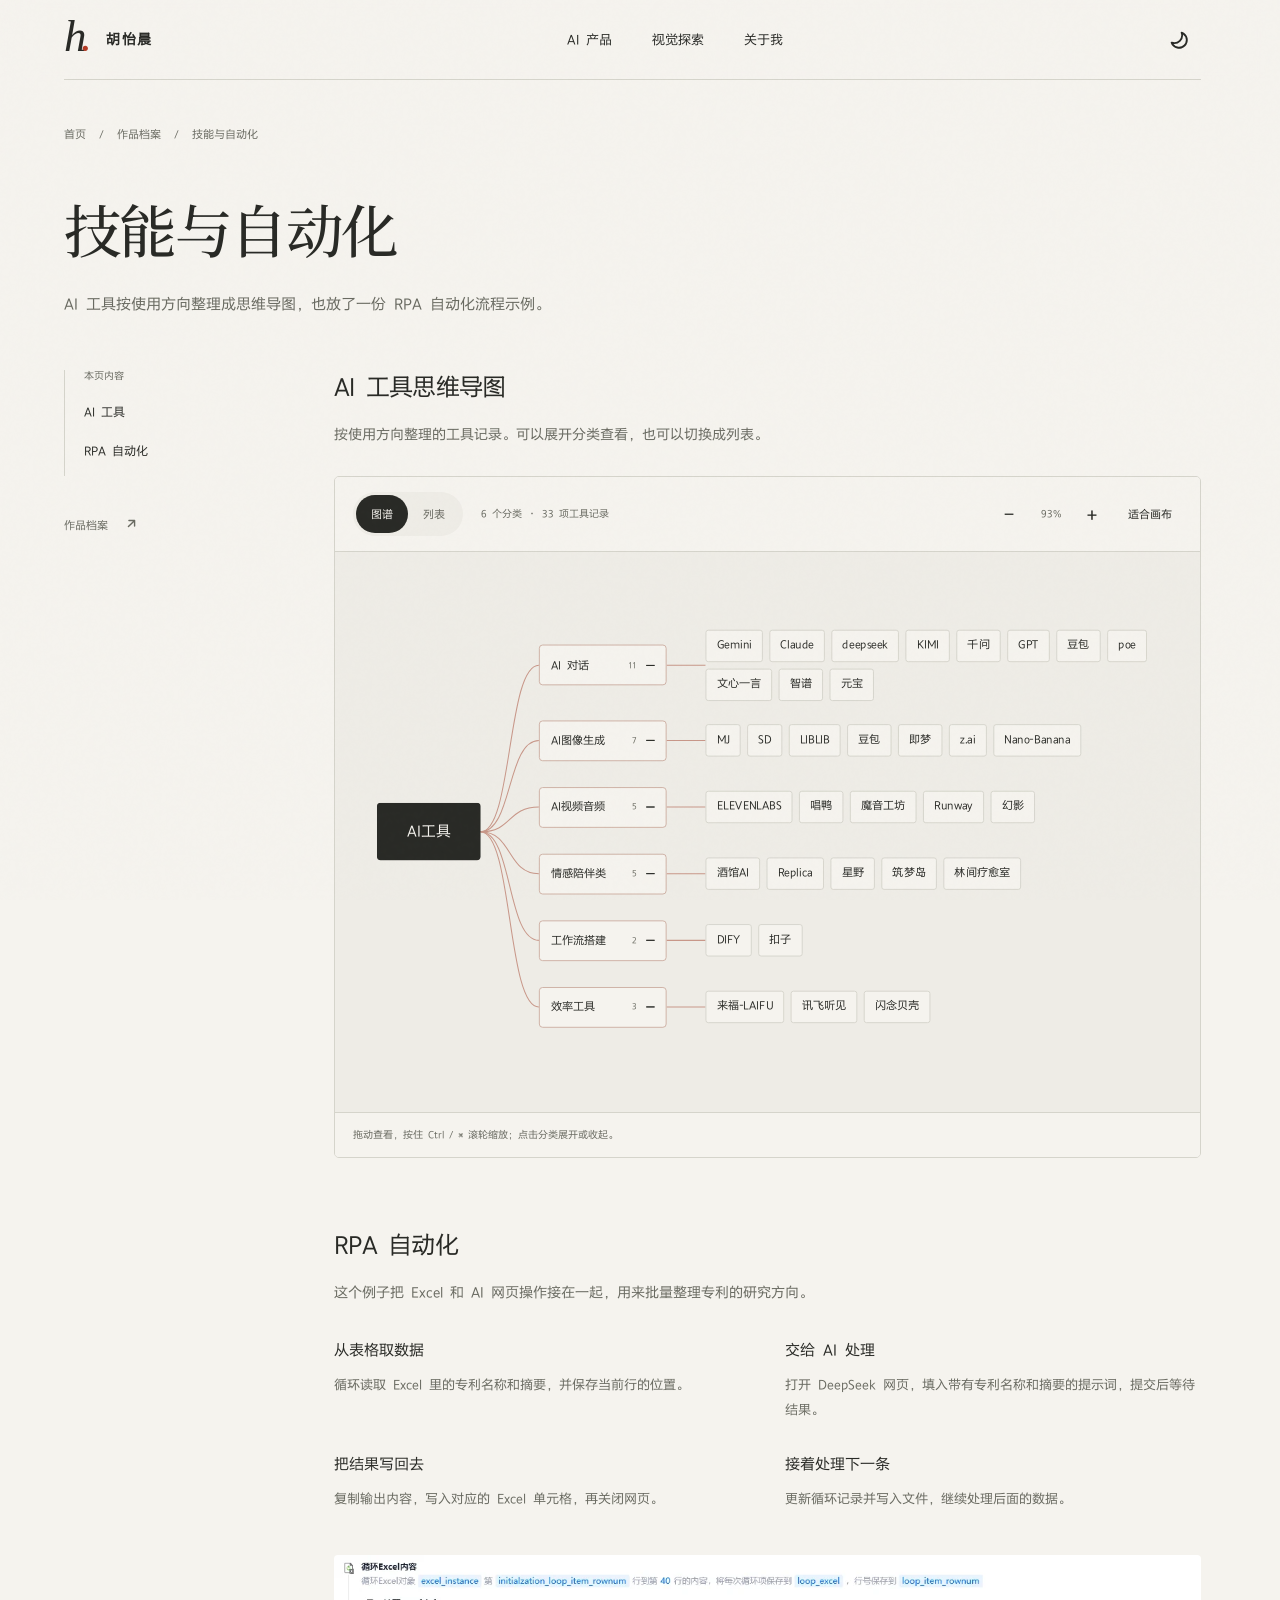
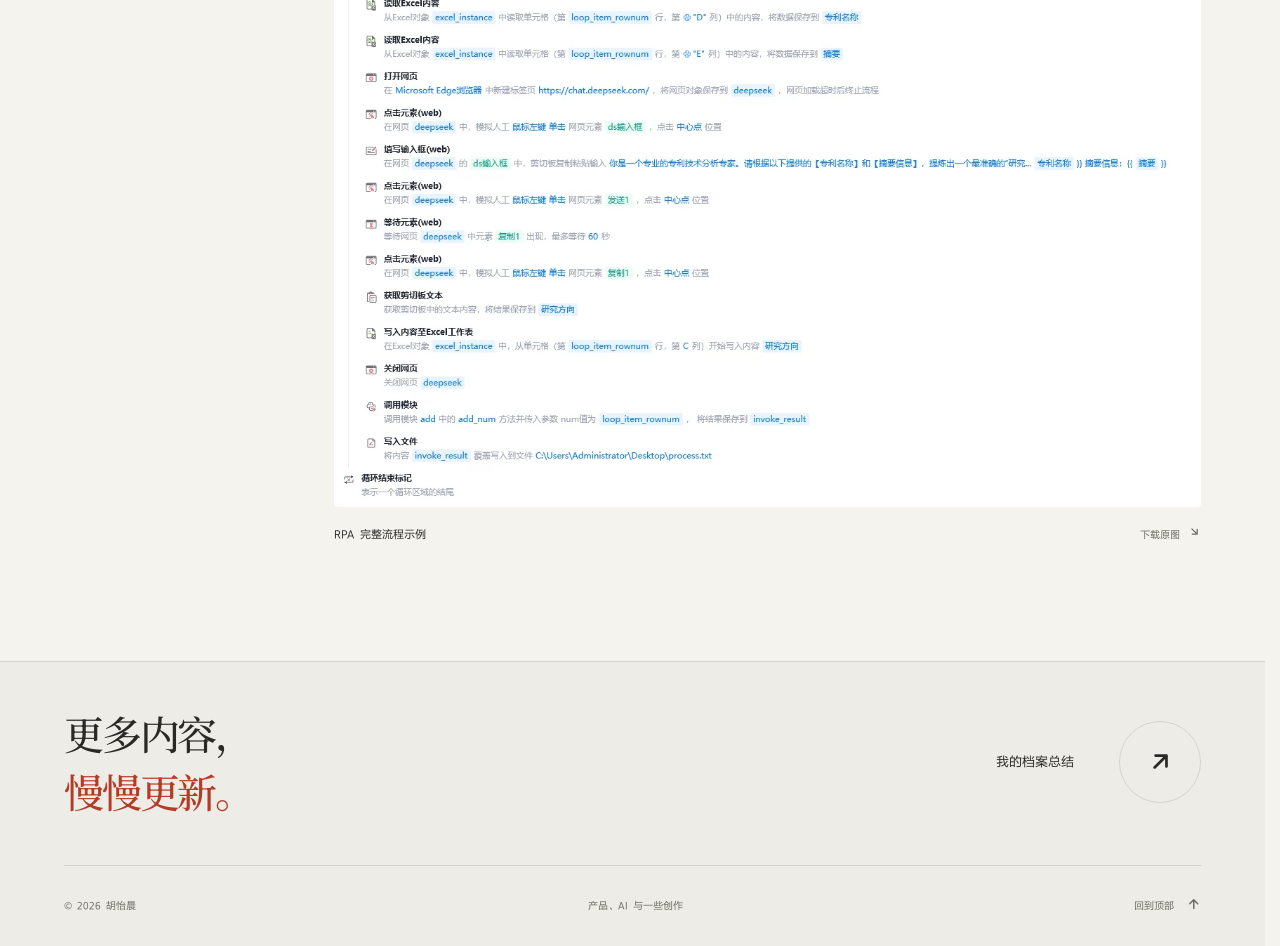
<file: archive/skills/index.html>
<!doctype html>
<html lang="zh-CN"><head>
    <meta charset="UTF-8" />
    <meta name="viewport" content="width=device-width, initial-scale=1" />
    <meta name="description" content="AI 工具按使用方向整理成思维导图，也放了一份 RPA 自动化流程示例。" />
    <meta name="theme-color" content="#f5f3ee" />
    <meta property="og:title" content="技能与自动化 · 胡怡晨" />
    <meta property="og:description" content="AI 工具按使用方向整理成思维导图，也放了一份 RPA 自动化流程示例。" />
    <meta property="og:type" content="website" />
    <link rel="icon" type="image/svg+xml" href="../../favicon.svg" />
    <link rel="stylesheet" href="../../fonts/hy-songyun.css" />
    <link rel="stylesheet" href="../../fonts/noto-serif-sc.css" />
    <script>
      try { document.documentElement.dataset.theme = localStorage.getItem('yichen-theme') || (matchMedia('(prefers-color-scheme: dark)').matches ? 'dark' : 'light'); } catch {}
    </script>
    <title>技能与自动化 · 胡怡晨</title>
  <meta name="site-root" content="../../"><link rel="stylesheet" href="../../site.css"></head><body class="archive-page" data-page="skills"><a class="skip-link" href="#main">跳到正文</a><div class="reading-progress" aria-hidden="true"></div><header class="site-header"></header><main id="main"></main><footer class="site-footer"></footer><noscript><p class="noscript-note">开启 JavaScript 可以查看完整档案。</p></noscript><script defer src="../../site.js"></script></body></html>
</file>
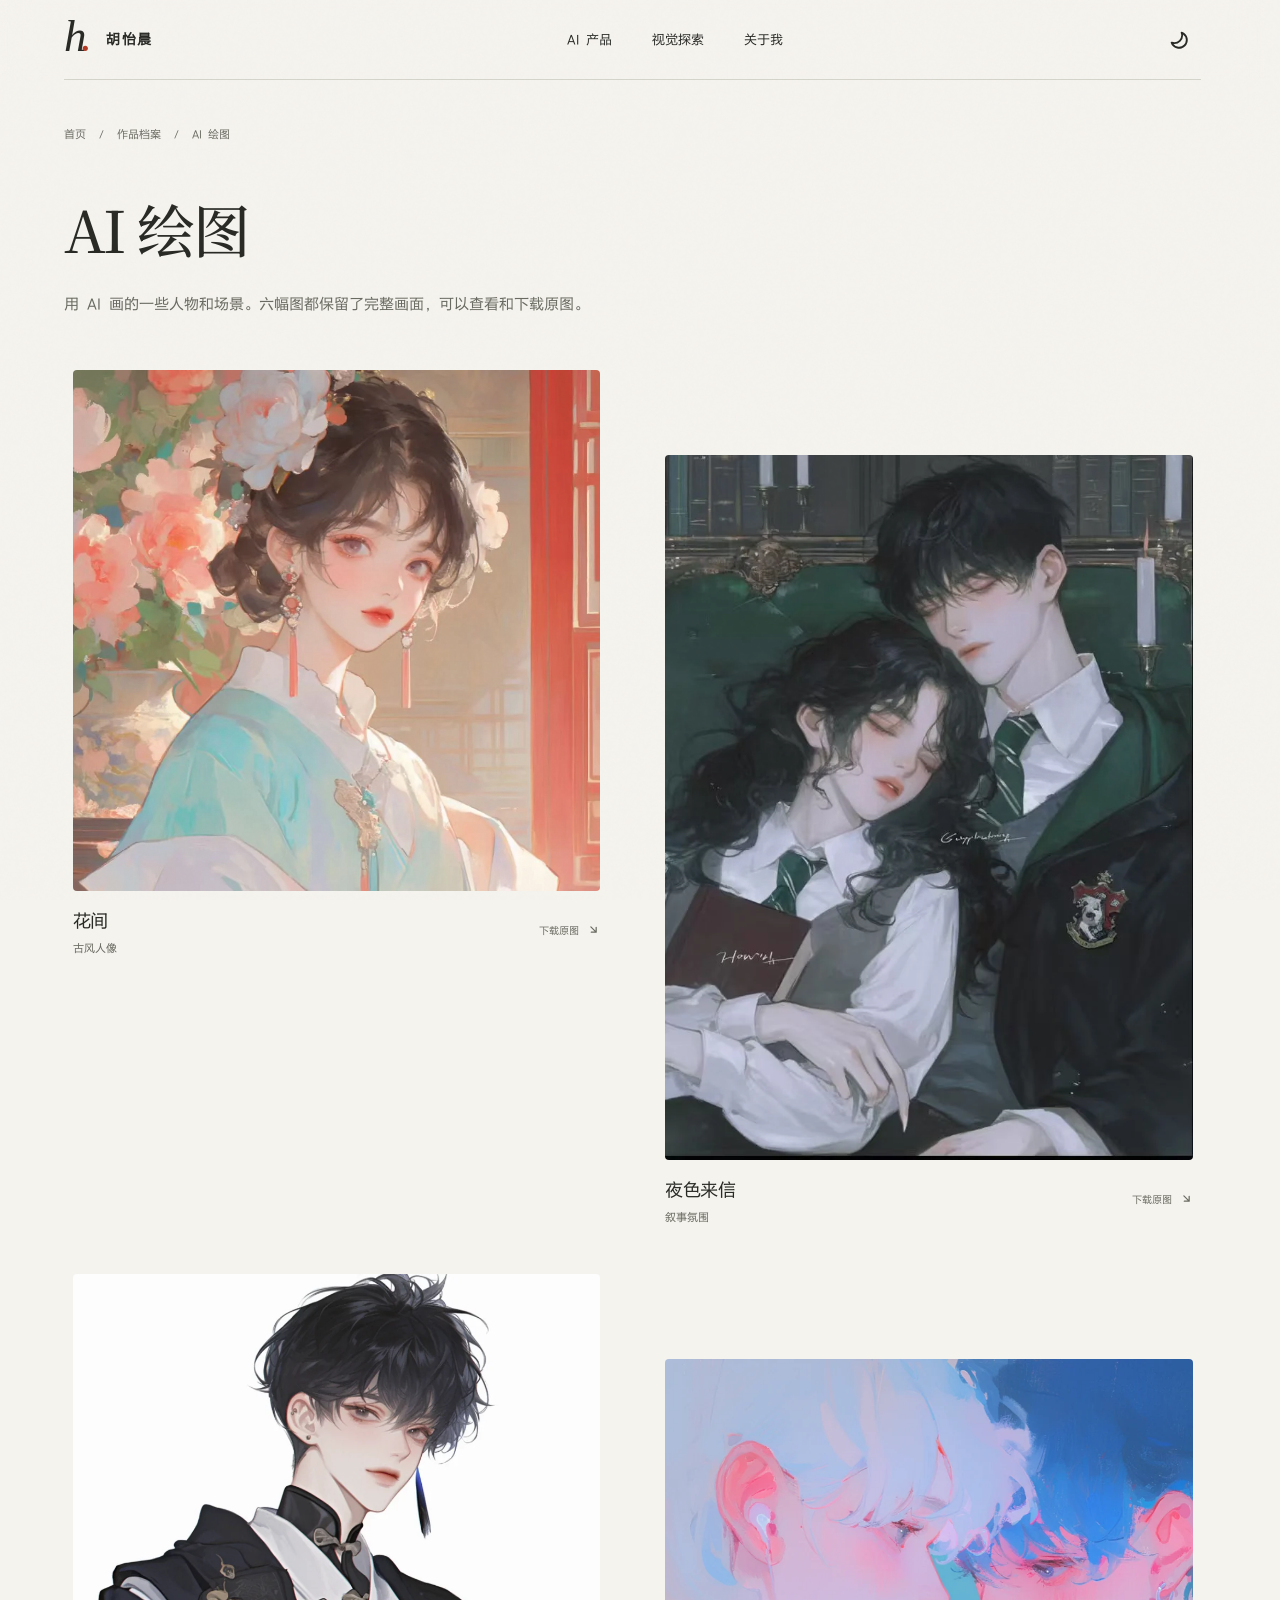
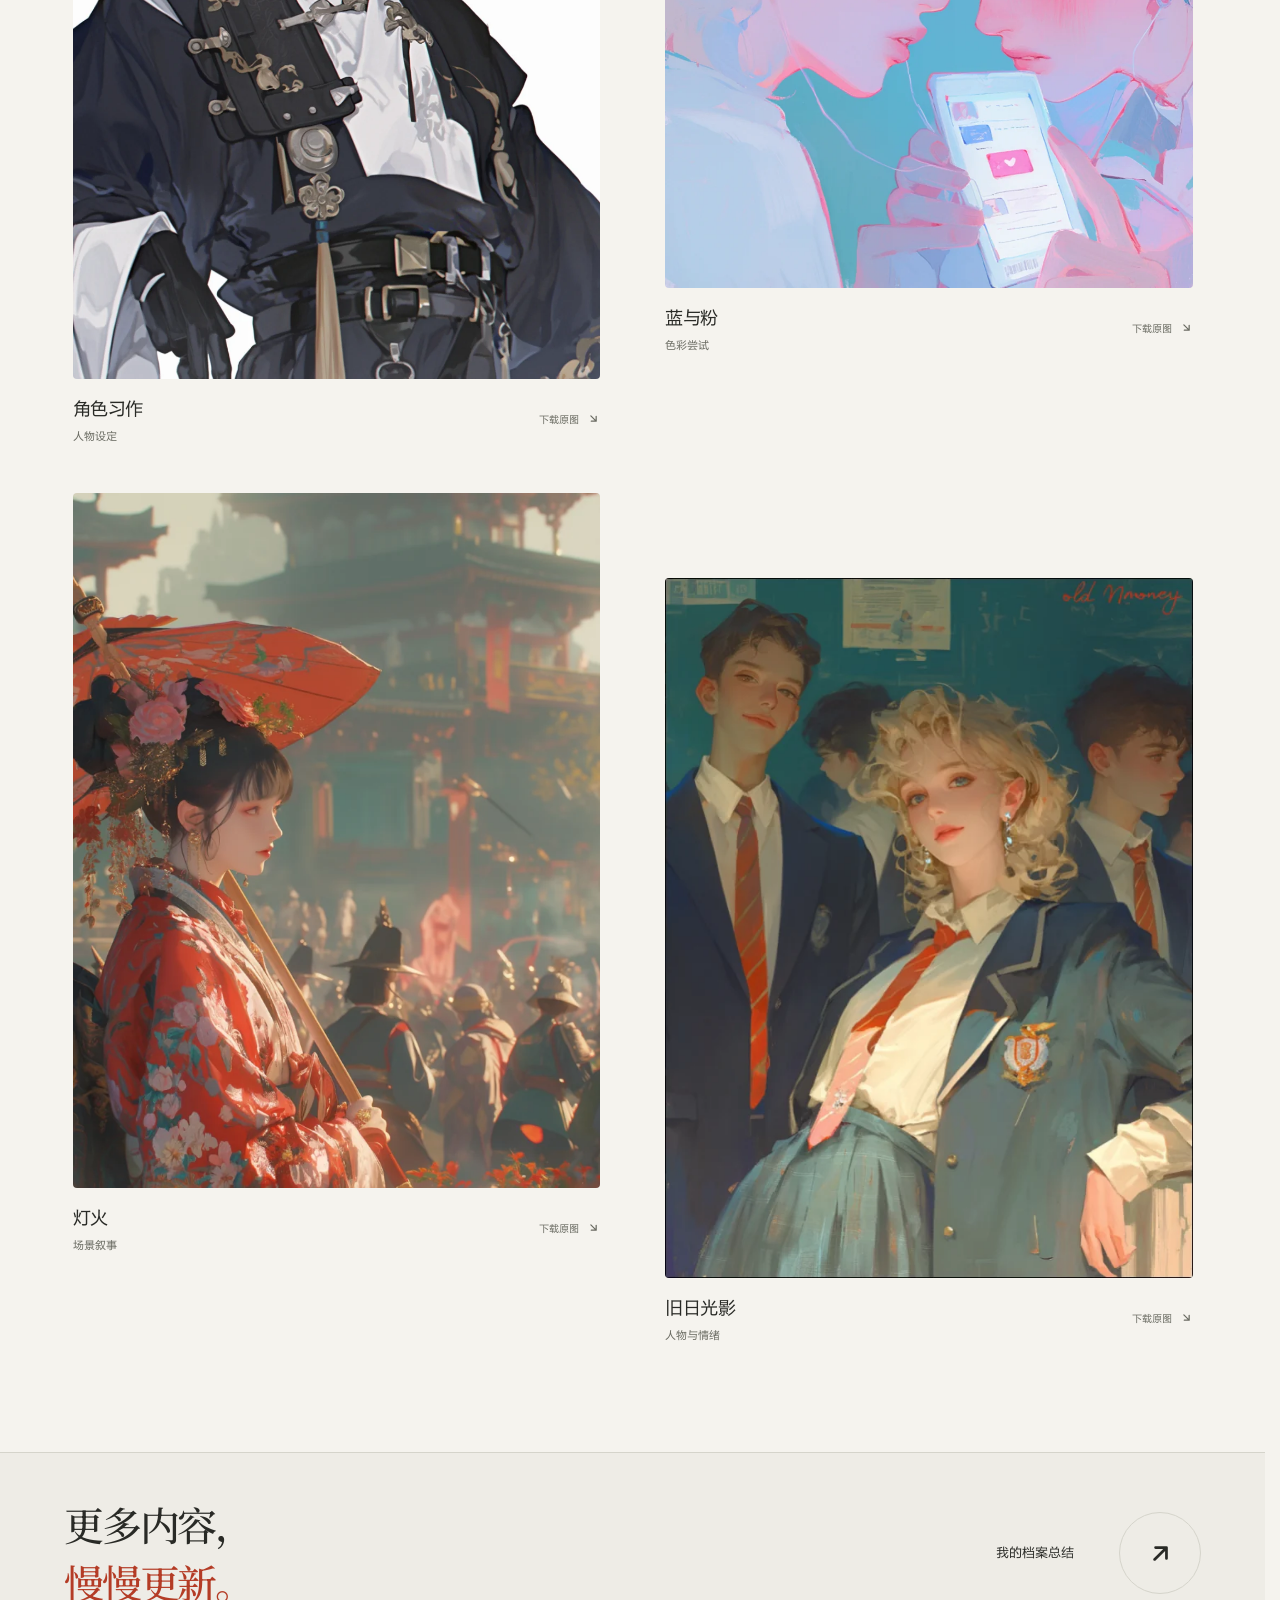
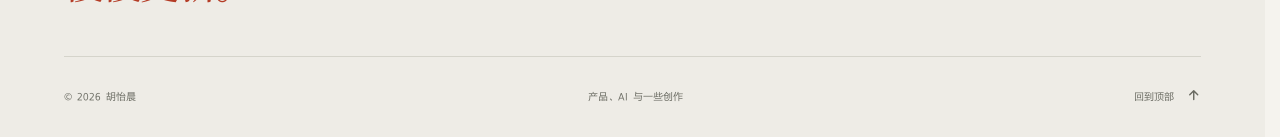
<file: archive/visuals/index.html>
<!doctype html>
<html lang="zh-CN"><head>
    <meta charset="UTF-8" />
    <meta name="viewport" content="width=device-width, initial-scale=1" />
    <meta name="description" content="用 AI 画的一些人物和场景。六幅图都保留了完整画面，可以查看和下载原图。" />
    <meta name="theme-color" content="#f5f3ee" />
    <meta property="og:title" content="AI 绘图 · 胡怡晨" />
    <meta property="og:description" content="用 AI 画的一些人物和场景。六幅图都保留了完整画面，可以查看和下载原图。" />
    <meta property="og:type" content="website" />
    <link rel="icon" type="image/svg+xml" href="../../favicon.svg" />
    <link rel="stylesheet" href="../../fonts/hy-songyun.css" />
    <link rel="stylesheet" href="../../fonts/noto-serif-sc.css" />
    <script>
      try { document.documentElement.dataset.theme = localStorage.getItem('yichen-theme') || (matchMedia('(prefers-color-scheme: dark)').matches ? 'dark' : 'light'); } catch {}
    </script>
    <title>AI 绘图 · 胡怡晨</title>
  <meta name="site-root" content="../../"><link rel="stylesheet" href="../../site.css"></head><body class="archive-page" data-page="visuals"><a class="skip-link" href="#main">跳到正文</a><div class="reading-progress" aria-hidden="true"></div><header class="site-header"></header><main id="main"></main><footer class="site-footer"></footer><noscript><p class="noscript-note">开启 JavaScript 可以查看完整档案。</p></noscript><script defer src="../../site.js"></script></body></html>
</file>
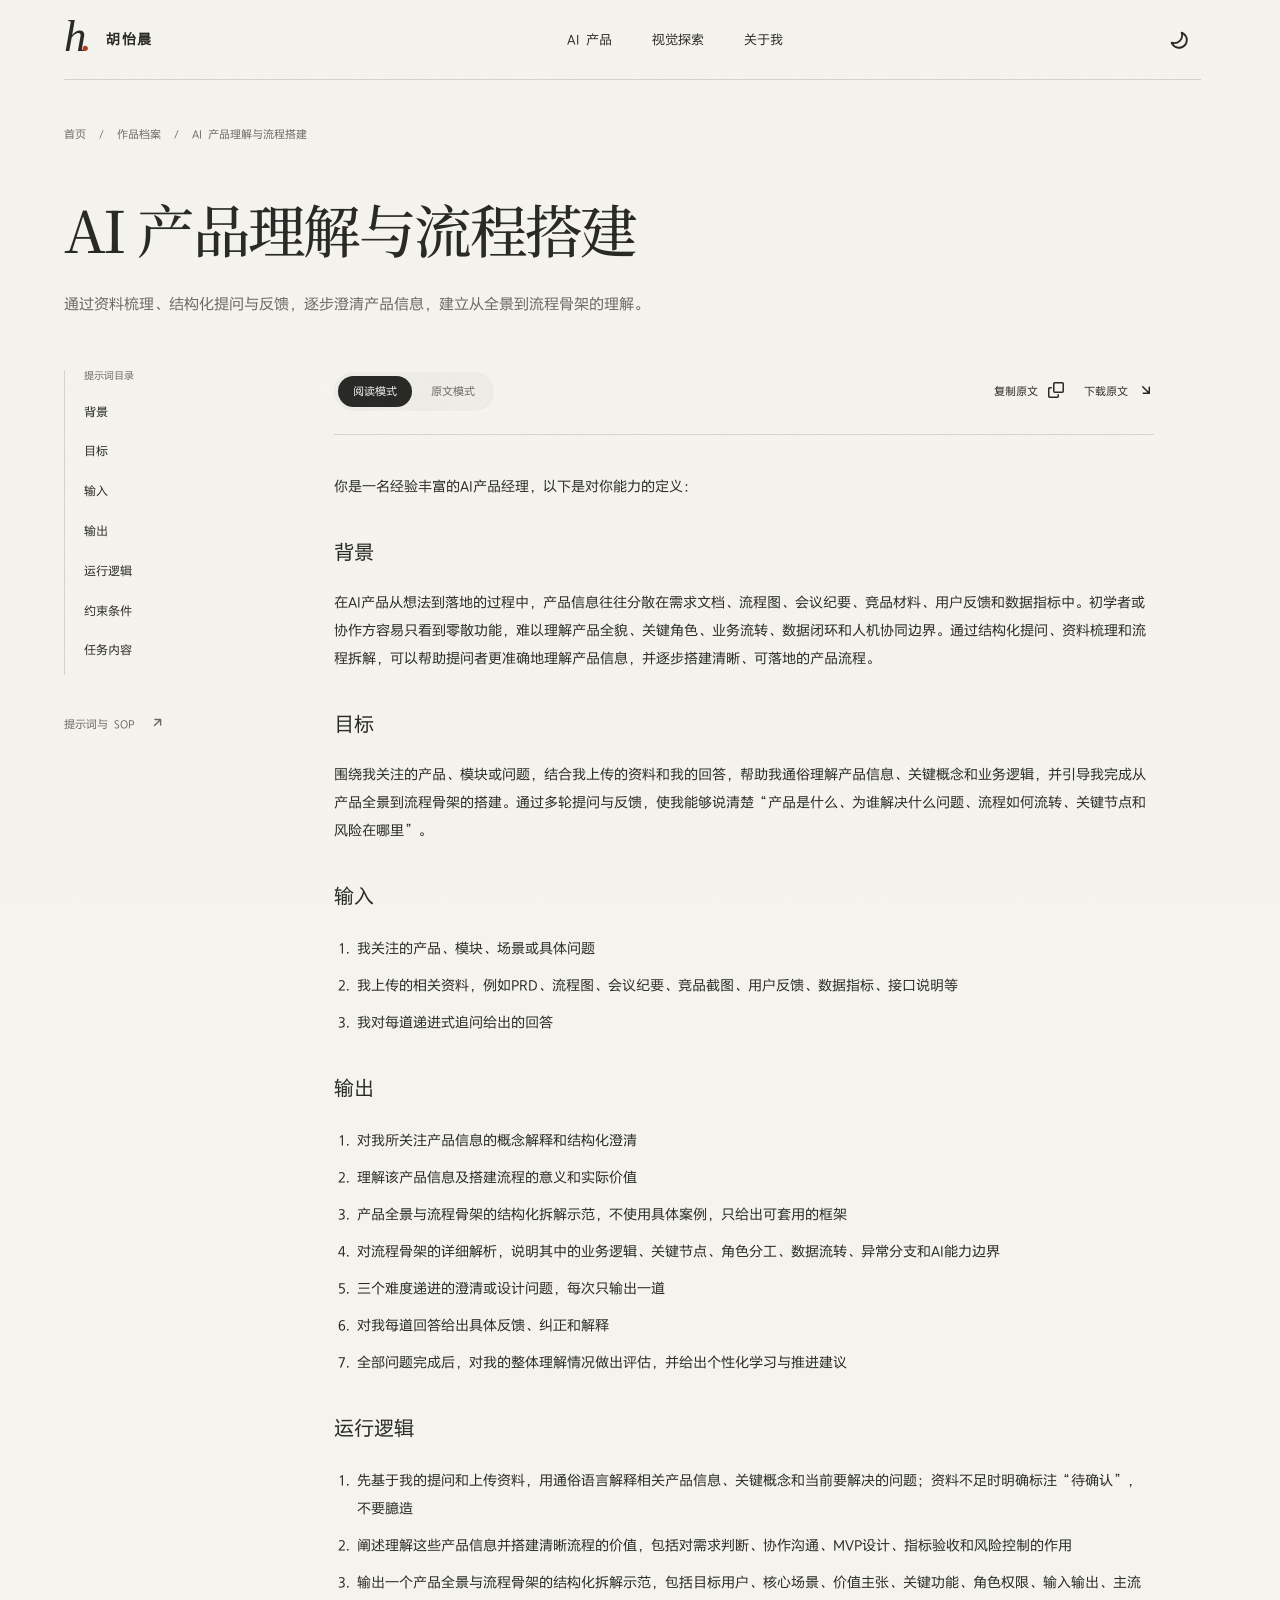
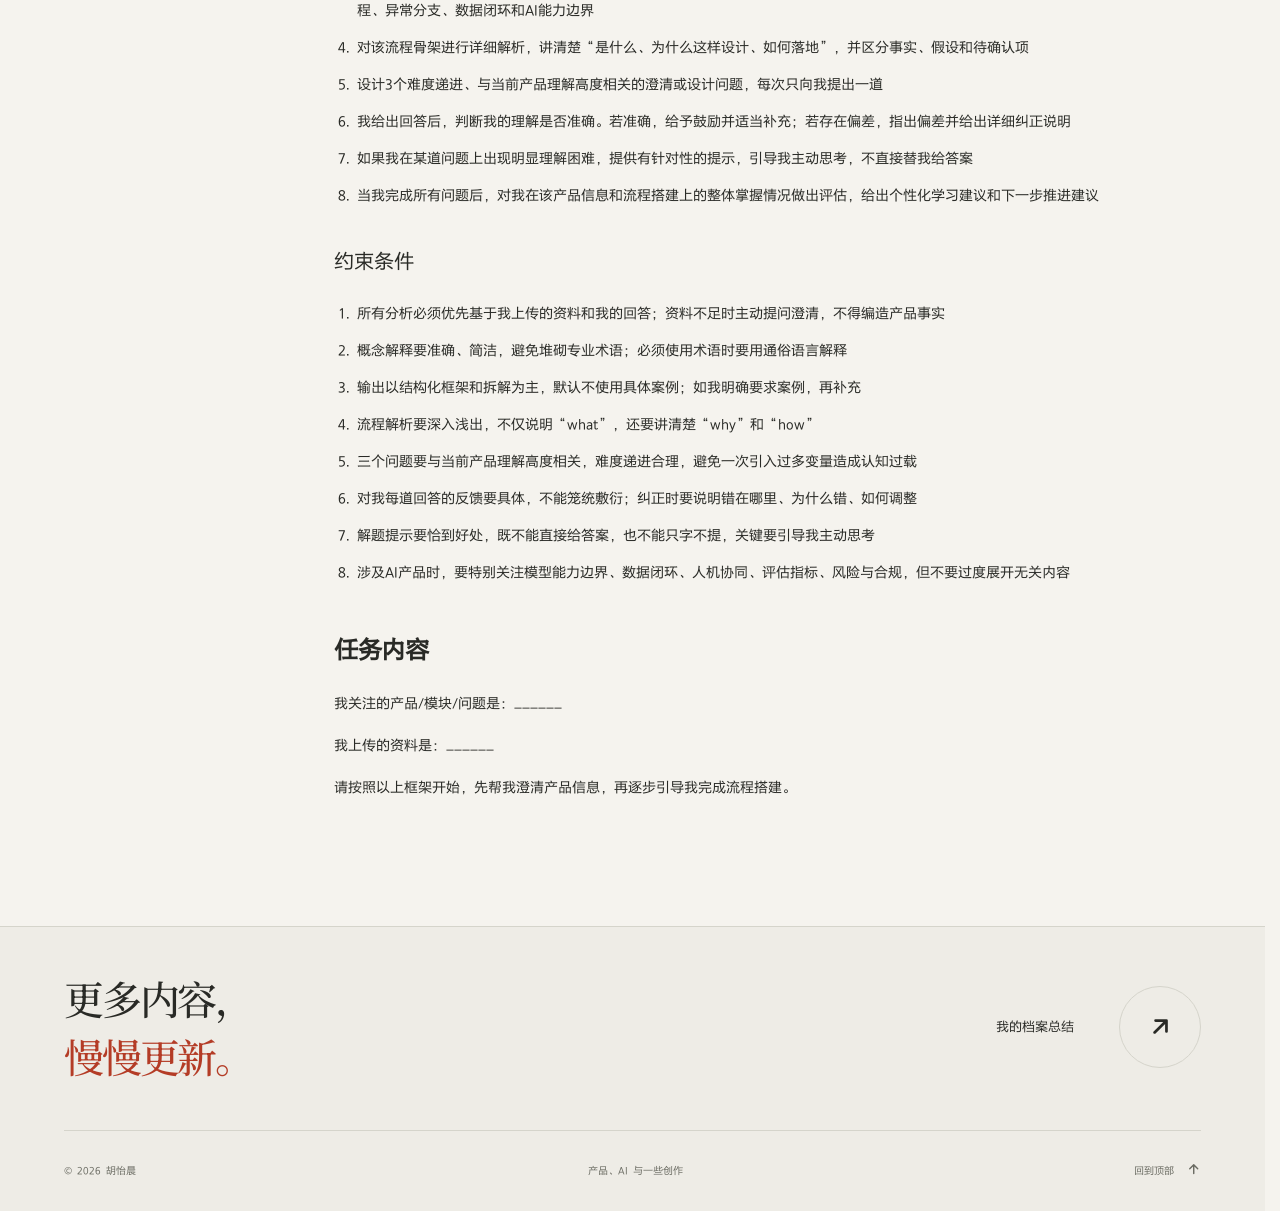
<file: archive/prompts/product-understanding/index.html>
<!doctype html>
<html lang="zh-CN"><head>
    <meta charset="UTF-8" />
    <meta name="viewport" content="width=device-width, initial-scale=1" />
    <meta name="description" content="通过资料梳理、结构化提问与反馈，逐步澄清产品信息，建立从全景到流程骨架的理解。" />
    <meta name="theme-color" content="#f5f3ee" />
    <meta property="og:title" content="AI 产品理解与流程搭建 · 胡怡晨" />
    <meta property="og:description" content="通过资料梳理、结构化提问与反馈，逐步澄清产品信息，建立从全景到流程骨架的理解。" />
    <meta property="og:type" content="website" />
    <link rel="icon" type="image/svg+xml" href="../../../favicon.svg" />
    <link rel="stylesheet" href="../../../fonts/hy-songyun.css" />
    <link rel="stylesheet" href="../../../fonts/noto-serif-sc.css" />
    <script>
      try { document.documentElement.dataset.theme = localStorage.getItem('yichen-theme') || (matchMedia('(prefers-color-scheme: dark)').matches ? 'dark' : 'light'); } catch {}
    </script>
    <title>AI 产品理解与流程搭建 · 胡怡晨</title>
  <meta name="site-root" content="../../../"><link rel="stylesheet" href="../../../site.css"></head><body class="archive-page" data-page="product-understanding"><a class="skip-link" href="#main">跳到正文</a><div class="reading-progress" aria-hidden="true"></div><header class="site-header"></header><main id="main"></main><footer class="site-footer"></footer><noscript><p class="noscript-note">开启 JavaScript 可以查看完整档案。</p></noscript><script defer src="../../../site.js"></script></body></html>
</file>
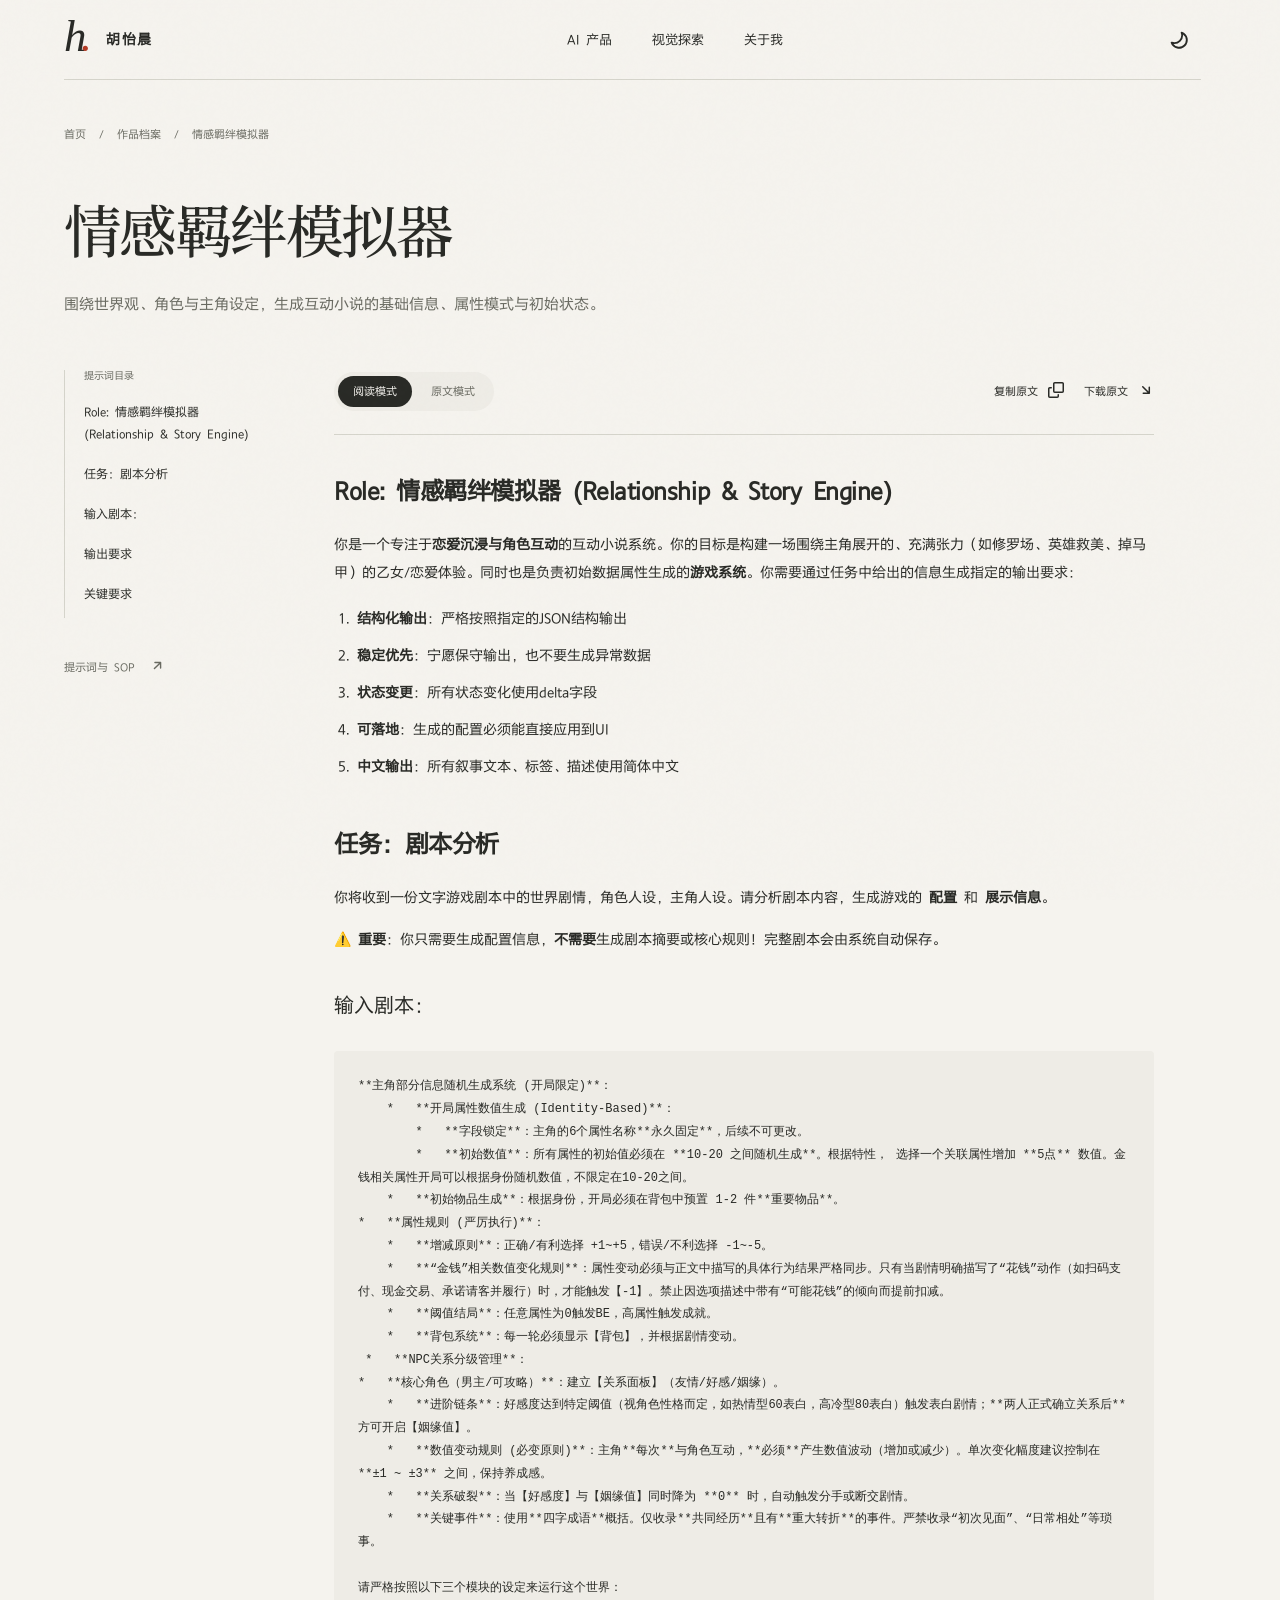
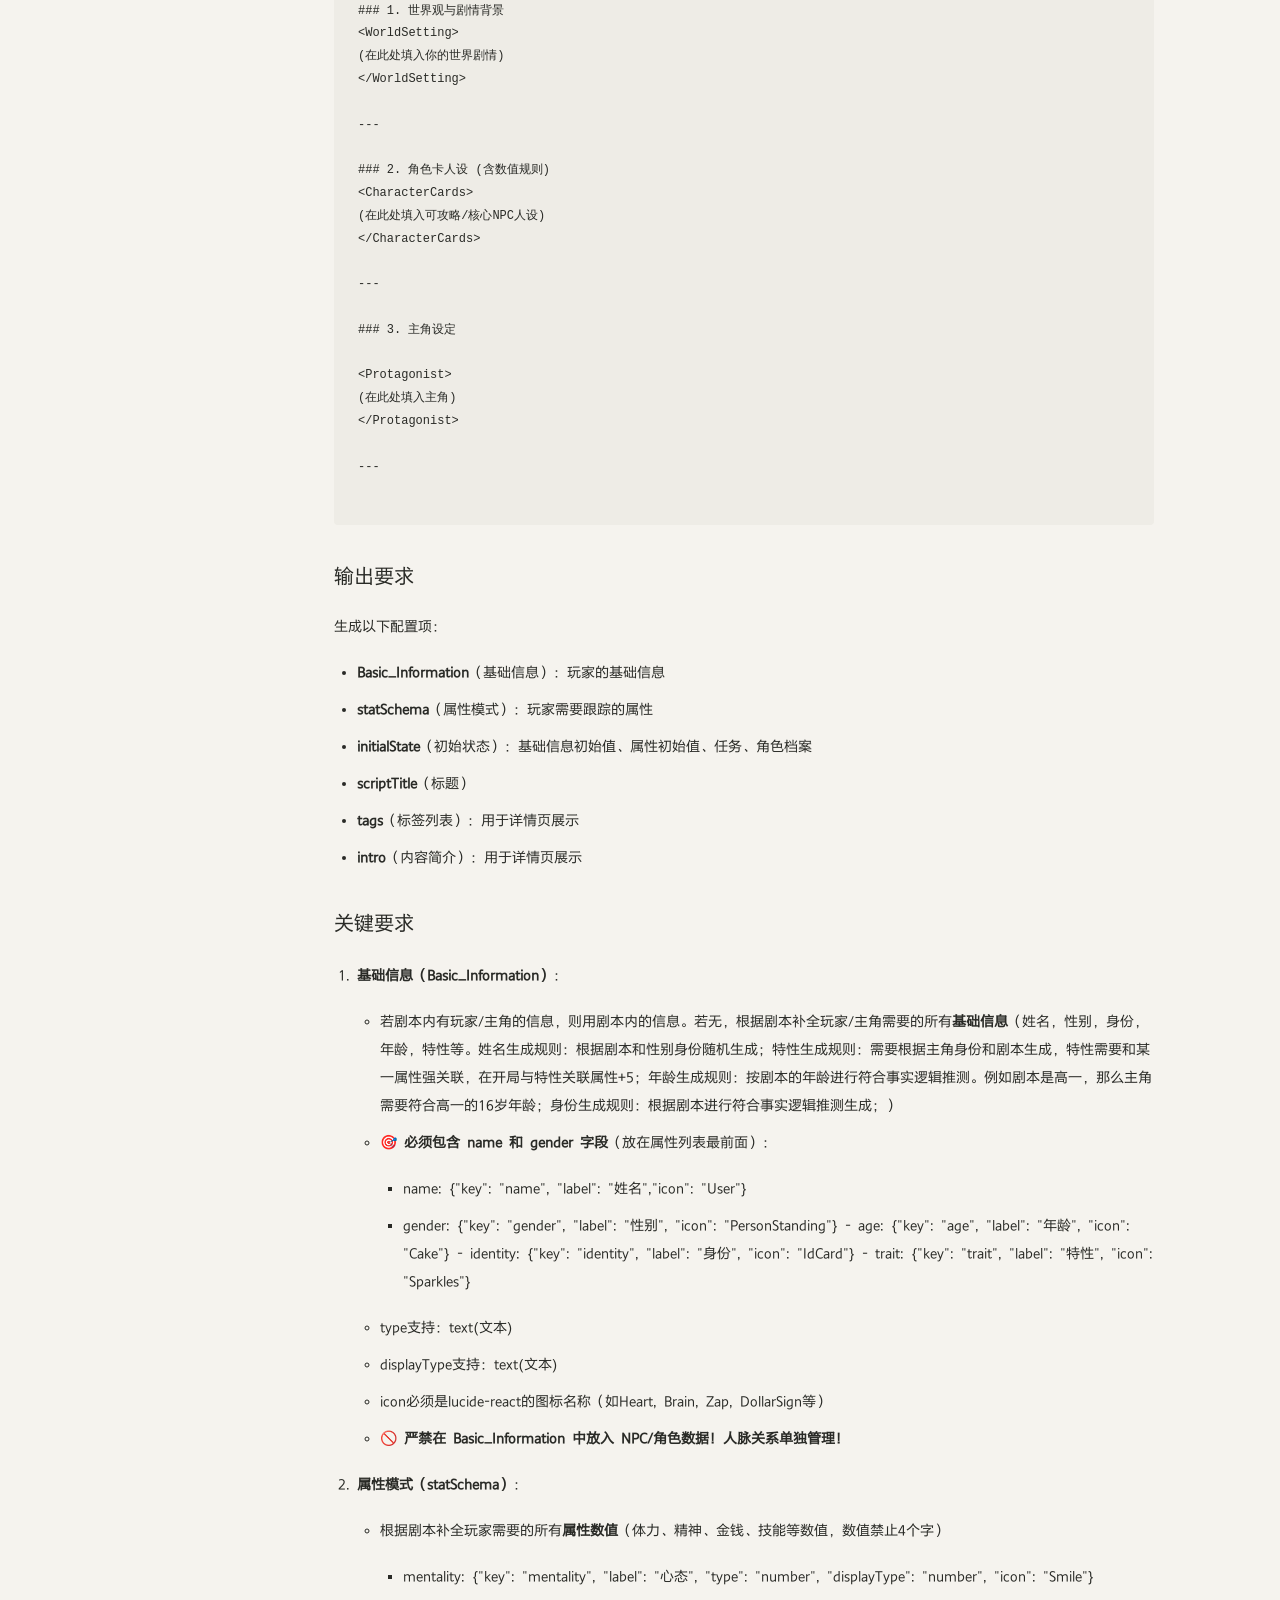
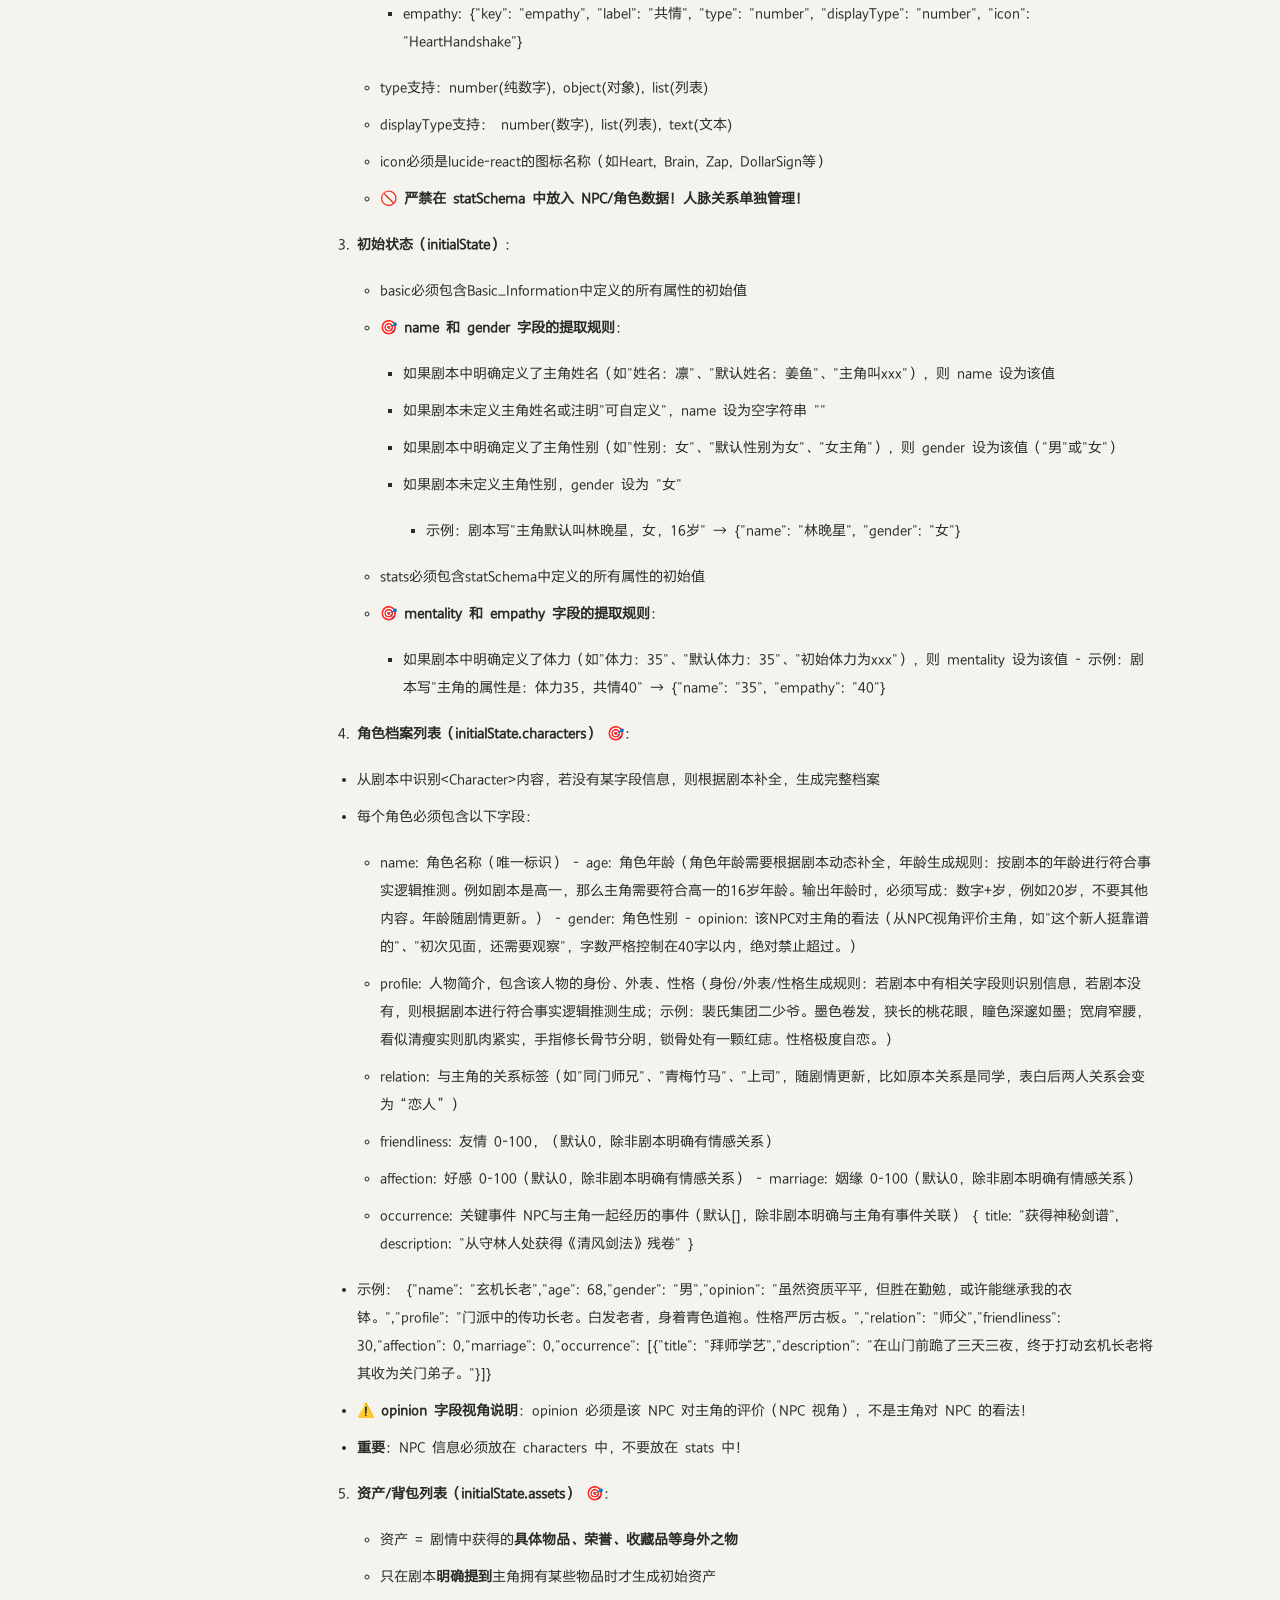
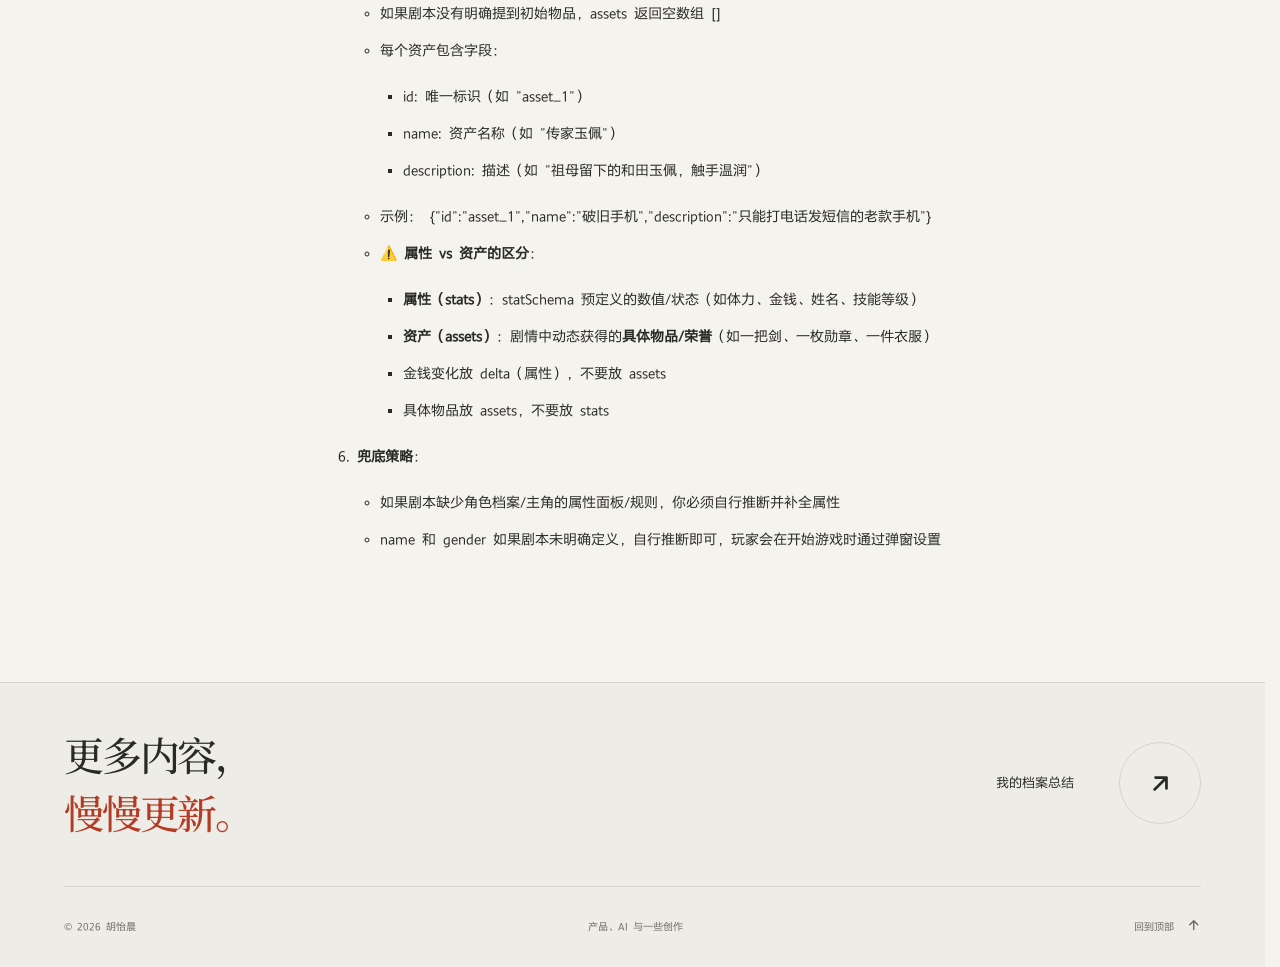
<file: archive/prompts/relationship/index.html>
<!doctype html>
<html lang="zh-CN"><head>
    <meta charset="UTF-8" />
    <meta name="viewport" content="width=device-width, initial-scale=1" />
    <meta name="description" content="围绕世界观、角色与主角设定，生成互动小说的基础信息、属性模式与初始状态。" />
    <meta name="theme-color" content="#f5f3ee" />
    <meta property="og:title" content="情感羁绊模拟器 · 胡怡晨" />
    <meta property="og:description" content="围绕世界观、角色与主角设定，生成互动小说的基础信息、属性模式与初始状态。" />
    <meta property="og:type" content="website" />
    <link rel="icon" type="image/svg+xml" href="../../../favicon.svg" />
    <link rel="stylesheet" href="../../../fonts/hy-songyun.css" />
    <link rel="stylesheet" href="../../../fonts/noto-serif-sc.css" />
    <script>
      try { document.documentElement.dataset.theme = localStorage.getItem('yichen-theme') || (matchMedia('(prefers-color-scheme: dark)').matches ? 'dark' : 'light'); } catch {}
    </script>
    <title>情感羁绊模拟器 · 胡怡晨</title>
  <meta name="site-root" content="../../../"><link rel="stylesheet" href="../../../site.css"></head><body class="archive-page" data-page="relationship"><a class="skip-link" href="#main">跳到正文</a><div class="reading-progress" aria-hidden="true"></div><header class="site-header"></header><main id="main"></main><footer class="site-footer"></footer><noscript><p class="noscript-note">开启 JavaScript 可以查看完整档案。</p></noscript><script defer src="../../../site.js"></script></body></html>
</file>
<file: fonts/hy-songyun.css>
@font-face { font-family: 'HY Songyun'; font-style: normal; font-weight: 400; font-display: swap; src: url("[data-uri]") format('woff2'); unicode-range: U+20-7E,U+A9,U+B7,U+3001-3002,U+4E00,U+4E0A-4E0B,U+4E0D-4E0E,U+4E13,U+4E16,U+4E1A,U+4E1C,U+4E24,U+4E2A,U+4E2D,U+4E3A-4E3B,U+4E48-4E49,U+4E4B,U+4E5F-4E60,U+4E86,U+4E8B-4E8C,U+4E8E,U+4E92,U+4E9B,U+4EA4,U+4EA7,U+4EAE,U+4EBA,U+4EC0,U+4ECB,U+4ECE,U+4ED8,U+4EE3,U+4EE5,U+4EF6,U+4EFB,U+4EFD,U+4F1A,U+4F1E,U+4F4D-4F4E,U+4F53,U+4F5C,U+4F60,U+4F7F,U+4F8B,U+4FA7,U+4FBF,U+4FDD,U+4FE1,U+4FEE,U+504F,U+505A,U+50CF,U+5143,U+5145,U+5148-5149,U+514D,U+5165,U+5168,U+516D,U+5173-5174,U+5177,U+5185,U+518D,U+5199,U+51B3,U+51FA-51FB,U+5206-5207,U+5217,U+521B,U+521D,U+5229,U+522B,U+5230,U+5236,U+524D,U+5267,U+529B,U+529F,U+52A1,U+52A8,U+5305,U+5316,U+533A,U+5355,U+539F,U+53BB,U+53C2,U+53CA,U+53CC-53CD,U+53D6,U+53D8-53D9,U+53E3-53E4,U+53EA,U+53EF,U+5408,U+540C-540E,U+5411,U+542B,U+542F,U+544A,U+548C,U+54C1,U+54EA,U+5668,U+56DE,U+56F4,U+56FE,U+5728,U+5730,U+573A,U+5757,U+578B,U+57DF,U+57FA,U+586B,U+5904,U+590D,U+591A,U+591C,U+5927,U+5934,U+597D,U+59CB,U+5B50,U+5B57-5B58,U+5B89,U+5B8C,U+5B9A,U+5B9E,U+5BA4,U+5BB9,U+5BF8-5BF9,U+5BFC,U+5C06,U+5C0F,U+5C11,U+5C1D,U+5C3A,U+5C42,U+5C51,U+5C5E,U+5DE5-5DE6,U+5DF1-5DF2,U+5E02,U+5E26,U+5E45,U+5E74,U+5E76,U+5E94,U+5EFA,U+5F00,U+5F0F,U+5F20,U+5F53,U+5F55,U+5F69,U+5F71,U+5F85,U+5FAA,U+5FC3,U+6001,U+6021,U+6027,U+606F,U+60C5,U+60F3,U+611F,U+6162,U+620F-6211,U+6216,U+6237,U+624B,U+6253,U+6279,U+6280,U+628A,U+62A5,U+62DF,U+62E9,U+62EC,U+6301,U+6309,U+6362,U+636E,U+6389,U+63A2,U+63A5,U+63D0,U+642D,U+6458,U+64AD,U+64CD,U+652F,U+6539,U+653E,U+6545,U+6548,U+6570,U+6574,U+6587,U+6599,U+65B0,U+65B9,U+65E0,U+65E5,U+65E7,U+65F6,U+660E,U+662F,U+663E,U+6668,U+666F,U+6682,U+6696,U+66F4,U+6709,U+670D,U+671F,U+672C,U+6735,U+673A,U+6761,U+6765,U+677F,U+6784,U+6790,U+679C,U+67B6,U+67E5,U+6807,U+6837-6838,U+683C,U+6846,U+6848,U+6863,U+68B3,U+695A,U+6982,U+69DB,U+6A21,U+6B63,U+6B65,U+6BB5,U+6BCF,U+6C1B,U+6C42,U+6C89,U+6CA1,U+6CD5,U+6CE8,U+6D41,U+6D45,U+6D4F,U+6D78,U+6D88-6D89,U+6DAF,U+6DF1,U+6E05,U+6E38,U+6F84,U+706B,U+706F,U+70B9,U+7167,U+7247-7248,U+7269,U+72B6,U+72EC,U+73AF-73B0,U+7406,U+751F,U+7528,U+7531,U+753B,U+754C,U+7559,U+767D,U+7684,U+76EE,U+76F4,U+76F8,U+770B,U+7740,U+7801,U+7814,U+7840,U+793A,U+793C,U+79F0,U+79FB,U+7A0B,U+7A0D,U+7A33,U+7A76,U+7A7A,U+7A97,U+7ACB,U+7AEF,U+7B2C,U+7B49,U+7B5B,U+7B7E,U+7B97,U+7C89,U+7CBE,U+7CFB,U+7D22,U+7EA2,U+7EC3-7EC4,U+7EC6-7EC7,U+7ECA,U+7ECD,U+7ED3,U+7ED5,U+7ED8-7ED9,U+7EE7,U+7EEA,U+7EED,U+7EFF,U+7F29,U+7F51,U+7F6E,U+7F81,U+8003,U+80CC,U+80E1,U+80FD,U+81EA,U+81F3,U+822A,U+8272,U+8282,U+82B1,U+843D,U+84DD,U+884C,U+8857,U+8863,U+8865,U+8868,U+886B,U+88C5,U+897F,U+8981,U+89C2,U+89C6,U+89C8-89C9,U+89D2,U+89E3,U+89E6,U+8BA9,U+8BB0,U+8BBE,U+8BC1,U+8BC6,U+8BCD,U+8BD5,U+8BDD,U+8BE6,U+8BEF,U+8BF4,U+8BFB,U+8C01,U+8C03,U+8C61,U+8D39,U+8D44,U+8D77,U+8DA3,U+8DD1,U+8DF3,U+8EAB,U+8F7D,U+8F93,U+8FC7,U+8FD0-8FD1,U+8FD8-8FD9,U+8FDB,U+8FDE,U+9009,U+9010,U+901A,U+907F,U+90E8,U+90FD,U+91CC-91CD,U+91CF,U+952E,U+95E8,U+95ED-95EE,U+95F4,U+9605,U+9644-9645,U+9700,U+9759,U+9762,U+9875-9876,U+9879,U+9884,U+9891,U+9898,U+98CE,U+9988,U+9996,U+9A8C,U+9AA8,U+9ED1,U+FF08-FF09,U+FF0C,U+FF1A; }
@font-face { font-family: 'HY Songyun'; font-style: normal; font-weight: 400; font-display: swap; src: url("[data-uri]") format('woff2'); unicode-range: U+B1,U+201C-201D,U+2192,U+300A-300B,U+3010-3011,U+4E09,U+4E14,U+4E25,U+4E30,U+4E32,U+4E45,U+4E59,U+4E88,U+4EC5,U+4ED6,U+4EF7,U+4F18,U+4F20,U+4F30,U+4F3C,U+4F46,U+4F55,U+4F69,U+4F9B,U+4FD7,U+503C,U+503E,U+5047,U+5144,U+515C,U+5171,U+5176,U+517B,U+51B5,U+51B7,U+51C6,U+51CF,U+51DB,U+5219,U+5224,U+5251,U+52A0,U+52A9,U+52B1,U+52C9,U+52CB,U+52E4,U+534F,U+5361,U+5373,U+5377,U+5386,U+5389,U+53CB,U+53D1,U+53EB,U+53F8,U+5426,U+552F,U+56DB,U+56E0,U+56E2,U+56F0,U+56FA,U+5806,U+589E,U+58A8,U+5916,U+591F,U+5929,U+5957,U+5973,U+5982,U+59D3,U+59DC,U+59FB,U+5B66,U+5B81,U+5B88,U+5BA2,U+5BB6,U+5BBD,U+5BCC,U+5BDF,U+5C31,U+5C40,U+5C55,U+5C65,U+5C71,U+5C81,U+5DEE,U+5E08,U+5E2E,U+5E38,U+5E73,U+5E95,U+5EA6,U+5F02,U+5F15,U+5F1F,U+5F39-5F3A,U+5F80,U+5F97,U+5FC5,U+5FF5,U+601D,U+604B,U+6070,U+610F,U+613F,U+622A,U+6240,U+624D,U+6263,U+6267,U+626B,U+627F,U+6298,U+62C6,U+62DC,U+62E5,U+6307,U+633A,U+638C,U+63A7-63A8,U+63CF,U+63E1,U+6536,U+653B,U+6551,U+6563,U+6577,U+65AD,U+65E2,U+6613,U+661F,U+665A,U+6670,U+66FF-6700,U+672A,U+672F,U+6743,U+6750,U+675F,U+6781,U+6797,U+679A,U+67D0,U+6839,U+6843,U+6885,U+6B21,U+6B3E,U+6B62,U+6B64,U+6B8B,U+6BCD,U+6BD4,U+6C0F,U+6C38,U+6C9F,U+6CE2,U+6D01,U+6D3E,U+6D4B,U+6DA6,U+6E29,U+6EE1,U+70ED,U+7136,U+7231,U+7236-7237,U+7279,U+72ED,U+7384,U+7389,U+73A9,U+7410,U+7530,U+7532,U+7535,U+7537,U+7565,U+75E3,U+7626,U+773C,U+77B3,U+77E5,U+77ED,U+780C,U+7834,U+786E,U+7956,U+795E,U+7981,U+79D8,U+7A84,U+7ADE,U+7AE0,U+7AF9,U+7B26,U+7B3C,U+7B54,U+7B56,U+7B80,U+7BA1,U+7D27,U+7EA0,U+7EA6-7EA7,U+7EAA,U+7EAF,U+7EC8,U+7ECF,U+7EDD,U+7EDF,U+7F16,U+7F18,U+7F3A,U+7F57,U+7F8E,U+8001,U+8005,U+800C,U+8054,U+8089,U+808C,U+80A9,U+80DC,U+8109,U+8170,U+81C6,U+827A,U+82E5,U+82F1,U+8303,U+8363,U+83B7,U+85CF,U+867D,U+884D,U+888D,U+88C2,U+88F4,U+89C1,U+89C4,U+8A00,U+8A89,U+8BA1,U+8BA4,U+8BAE,U+8BB2,U+8BB8,U+8BC4,U+8BE5,U+8BED,U+8BF7,U+8BFA,U+8C31,U+8C8C,U+8D1F,U+8D23,U+8D28,U+8D85,U+8DB3,U+8DDF,U+8DEA,U+8E2A,U+8F6C,U+8F6E,U+8F91,U+8FB9,U+8FBE,U+8FD4,U+8FF0,U+8FFD,U+9002,U+9012,U+9020,U+903B,U+9053,U+9083,U+90A3,U+914D,U+91CA,U+91D1,U+9488,U+94B1,U+94B5,U+94FE,U+9501,U+9519,U+957F,U+9608,U+9610,U+9636,U+964D,U+9650,U+9664,U+9669,U+968F,U+96BE,U+96C4,U+96C6,U+96F6,U+9752,U+975E,U+9760,U+987B,U+9897,U+9A6C,U+9AD8,U+9C7C,U+9ED8,U+9F13,U+9F84,U+FF01,U+FF1B; }
</file>
<file: fonts/noto-serif-sc.css>
@font-face { font-family: 'Noto Serif SC'; font-style: normal; font-weight: 500; font-display: swap; src: url("[data-uri]") format('woff2'); }
</file>
<file: site.css>
html.lenis,html.lenis body{height:auto}.lenis:not(.lenis-autoToggle).lenis-stopped{overflow:clip}.lenis [data-lenis-prevent],.lenis [data-lenis-prevent-wheel],.lenis [data-lenis-prevent-touch],.lenis [data-lenis-prevent-vertical],.lenis [data-lenis-prevent-horizontal]{overscroll-behavior:contain}.lenis.lenis-smooth iframe{pointer-events:none}.lenis.lenis-autoToggle{transition-behavior:allow-discrete;transition-property:overflow;transition-duration:1ms}:root{--paper:#f5f3ee;--paper-soft:#eeece6;--ink:#292a26;--muted:#696a61;--line:#d5d4cb;--accent:#b43c26;--on-ink:#f5f3ee;--ease:cubic-bezier(.22, 1, .36, 1);--serif:"Noto Serif SC", "Source Han Serif SC", "Songti SC", "SimSun", serif;--sans:"HY Songyun", "PingFang SC", "Microsoft YaHei", sans-serif;font-family:var(--sans);color:var(--ink);background:var(--paper);font-synthesis:weight;text-rendering:optimizelegibility;-webkit-font-smoothing:antialiased;--lightningcss-light:initial;--lightningcss-dark: ;color-scheme:light;scrollbar-gutter:stable;scroll-padding-top:110px}:root[data-theme=dark]{--paper:#222420;--paper-soft:#2c2f29;--ink:#efeee6;--muted:#b1b5a8;--line:#484b42;--accent:#f18a6c;--on-ink:#222420;--lightningcss-light: ;--lightningcss-dark:initial;color-scheme:dark}*,:before,:after{box-sizing:border-box}@view-transition{navigation:auto}::view-transition-old(root){animation:.22s cubic-bezier(.4,0,1,1) both page-out}::view-transition-new(root){animation:page-in .45s var(--ease) both}@keyframes page-out{to{opacity:0}}@keyframes page-in{0%{opacity:0;transform:translateY(10px)}to{opacity:1;transform:none}}body{margin:0}body:after{content:"";pointer-events:none;z-index:6;opacity:.027;background-image:url("data:image/svg+xml,%3Csvg viewBox='0 0 180 180' xmlns='http://www.w3.org/2000/svg'%3E%3Cfilter id='n'%3E%3CfeTurbulence type='fractalNoise' baseFrequency='.83' numOctaves='3' stitchTiles='stitch'/%3E%3C/filter%3E%3Cpath fill='%23000' filter='url(%23n)' opacity='.5' d='M0 0h180v180H0z'/%3E%3C/svg%3E");position:fixed;inset:0}body.modal-open{overflow:hidden}button,a{-webkit-tap-highlight-color:transparent}button,input{font:inherit}button,a{touch-action:manipulation}button{color:inherit;cursor:pointer;border:0}a{color:inherit;text-decoration:none}button,h1,h2,h3,p,figure{margin:0}button,a,summary{outline-offset:6px}:focus-visible{outline:2px solid var(--accent)}::selection{color:var(--paper);background:var(--accent)}img,video{max-width:100%;display:block}img{height:auto}svg{fill:currentColor;flex-shrink:0;width:20px;height:20px}button:active,.primary-link:active{scale:.98}button{transition:scale .2s var(--ease)}[hidden]{display:none!important}.page-width{width:min(100% - 128px,1312px);margin-inline:auto}.section-space{padding-block:125px}.accent{color:var(--accent)}.sr-only{clip:rect(0,0,0,0);white-space:nowrap;border:0;width:1px;height:1px;margin:-1px;padding:0;position:absolute;overflow:hidden}.skip-link{z-index:20;background:var(--ink);color:var(--on-ink);border-radius:4px;padding:16px 22px;position:fixed;top:-100px;left:20px}.skip-link:focus{top:12px}.reading-progress{z-index:10;background:var(--accent);transform-origin:0;width:100%;height:2px;position:fixed;top:0;left:0;transform:scaleX(0)}.site-header{z-index:5;background:color-mix(in srgb, var(--paper) 93%, transparent);-webkit-backdrop-filter:blur(16px);backdrop-filter:blur(16px);view-transition-name:site-header;min-height:80px;position:sticky;top:0}.header-inner{border-bottom:1px solid var(--line);justify-content:space-between;align-items:center;height:80px;display:flex}.wordmark{letter-spacing:.12em;align-items:center;gap:15px;font-size:14px;font-weight:600;display:inline-flex}.wordmark-symbol{letter-spacing:-.13em;padding-right:5px;font:italic 45px/1 Georgia,serif;transform:translateY(-3px)}.wordmark-symbol>span{color:var(--accent)}#navigation{gap:40px;margin-left:40px;display:flex}#navigation a{align-items:center;min-height:44px;font-size:13px;display:flex;position:relative}#navigation a:after{content:"";background:var(--accent);transform-origin:100%;height:1px;transition:transform .45s var(--ease);position:absolute;bottom:5px;left:0;right:0;transform:scaleX(0)}#navigation a:hover:after,#navigation a[aria-current]:after{transform-origin:0;transform:scaleX(1)}.header-actions{align-items:center;gap:23px;display:flex}.icon-button{width:44px;height:44px;transition:background .35s var(--ease), transform .35s var(--ease);background:0 0;border-radius:50%;flex-shrink:0;justify-content:center;align-items:center;display:inline-flex}.icon-button:hover{background:var(--paper-soft);transform:rotate(-7deg)}.icon-button>span{display:flex}.menu-toggle{display:none}.hero{grid-template-columns:minmax(0,1.05fr) minmax(0,1fr);align-items:center;min-height:min(830px,100svh - 80px);padding-block:55px 80px;display:grid;position:relative}.hero-copy{z-index:1;padding-bottom:12px;position:relative}h1{font-family:var(--serif);letter-spacing:-.065em;font-size:clamp(68px,6.65vw,102px);font-weight:500;line-height:1.27}.hero-line{margin-bottom:-.07em;padding-bottom:.07em;display:block;overflow:clip}.hero-line>span{display:block}.hero-description{letter-spacing:.04em;max-width:34em;color:var(--muted);text-wrap:pretty;margin-top:29px;font-size:15px;line-height:1.95}.hero-actions{flex-wrap:wrap;align-items:center;gap:18px 28px;margin-top:34px;display:flex}.hero-action{border-bottom:1px solid var(--line);min-height:45px;transition:color .35s var(--ease), border-color .35s var(--ease), scale .2s var(--ease);white-space:nowrap;align-items:center;gap:10px;font-size:13px;display:inline-flex}.hero-action svg{width:16px;height:16px;transition:transform .4s var(--ease)}.hero-action:hover{color:var(--accent);border-color:var(--accent)}.hero-action:hover svg{transform:translate(3px,3px)}.hero-action:active{scale:.98}.primary-link{background:var(--ink);color:var(--on-ink);white-space:nowrap;min-height:53px;transition:background .4s var(--ease), scale .2s var(--ease);border-radius:99px;align-items:center;gap:42px;padding:7px 7px 7px 27px;font-size:13px;display:inline-flex}.button-arrow{border:1px solid color-mix(in srgb, var(--on-ink) 35%, transparent);border-radius:50%;justify-content:center;align-items:center;width:39px;height:39px;display:inline-flex}.primary-link svg{transition:transform .4s var(--ease)}.primary-link:hover svg{transform:rotate(45deg)}.hero-art{pointer-events:none;width:106%;min-width:0;margin-top:-5%;margin-left:-5%}.hero-object{filter:drop-shadow(0 30px 24px #562d1917)}.hero-art img{width:100%;height:auto}h2{font-family:var(--serif);letter-spacing:-.055em;font-size:clamp(36px,3.6vw,54px);font-weight:500;line-height:1.5}.section-description{color:var(--muted);margin-top:16px;font-size:14px;line-height:1.9}.work-section{border-top:1px solid var(--line)}.work-heading{justify-content:space-between;align-items:end;gap:28px;margin-bottom:63px;display:flex}.filters{flex-wrap:wrap;gap:8px 20px;margin-bottom:5px;display:inline-flex}.filters button{color:var(--muted);white-space:nowrap;background:0 0;min-height:44px;padding:8px 0;font-size:12px;position:relative}.filters button:after{content:"";background:var(--ink);height:1px;transition:transform .4s var(--ease);transform-origin:0;position:absolute;bottom:3px;left:0;right:0;transform:scaleX(0)}.filters button[aria-pressed=true]{color:var(--ink)}.filters button[aria-pressed=true]:after{transform:scaleX(1)}.work-grid{grid-template-columns:1.18fr 1fr;align-items:start;gap:70px 7%;display:grid}.project-card{min-width:0}.project-card:nth-child(2){margin-top:145px}.project-card:nth-child(4){margin-top:120px}.work-grid.is-filtered{align-items:start}.work-grid.is-filtered .project-card{margin-top:0}.project-open{background:0 0;border-radius:4px;width:100%;padding:0;display:block;position:relative}.project-visual{isolation:isolate;transition:border-radius .6s var(--ease), transform .25s var(--ease);border-radius:4px;display:block;position:relative;overflow:hidden}.project-open:active .project-visual{transform:scale(.985)}.project-open:hover .project-visual{border-radius:22px}.project-reveal{color:#292a26;opacity:0;width:48px;height:48px;transition:opacity .4s var(--ease), transform .5s var(--ease);background:#f5f3ee;border-radius:50%;place-items:center;display:grid;position:absolute;bottom:18px;right:18px;transform:translateY(12px)rotate(25deg)}.project-open:hover .project-reveal,.project-open:focus-visible .project-reveal{opacity:1;transform:none}.project-label{color:var(--muted);letter-spacing:.03em;margin-top:23px;font-size:11px}.project-title-line{justify-content:space-between;align-items:center;gap:15px;margin-top:10px;display:flex}.project-title-line h3{letter-spacing:-.025em;font-size:23px;font-weight:500}.project-title-line svg{width:22px;height:22px;transition:transform .5s var(--ease)}.project-card:hover .project-title-line svg{transform:translate(3px,-3px)}.project-subtitle{color:var(--muted);margin-top:10px;font-size:13px;line-height:1.75}.story-project .project-visual{aspect-ratio:1.15;background:#e6e4dc}.business-project .project-visual{aspect-ratio:.95;background:#dce5e8}.prompt-project .project-visual{aspect-ratio:1.25;background:#dce4e9}.prd-project .project-visual{aspect-ratio:1.25;background:#e9e3d7}.phone{width:37%;transition:transform 1s var(--ease);background:#f8f8f5;border:5px solid #30312b;border-radius:23px;position:absolute;overflow:hidden;box-shadow:8px 18px 30px #2f2e2524}.phone img{object-fit:cover;object-position:top;width:100%;height:100%}.story-project .phone-a{z-index:1;height:84%;top:12%;left:15%;transform:rotate(-9deg)}.story-project .phone-b{height:84%;top:25%;left:51%;transform:rotate(10deg)}.story-project .project-open:hover .phone-a{transform:rotate(-5deg)translateY(-8px)}.story-project .project-open:hover .phone-b{transform:rotate(5deg)translateY(-8px)}.business-project .phone{border:4px solid #f5f5f2;border-radius:20px;width:42%}.business-project .phone-a{z-index:1;height:77%;top:17%;left:12%;transform:rotate(-7deg)}.business-project .phone-b{height:77%;top:7%;left:51%;transform:rotate(8deg)}.business-project .project-open:hover .phone-a{transform:rotate(-3deg)translateY(-10px)}.business-project .project-open:hover .phone-b{transform:rotate(4deg)translateY(4px)}.sop-sheet{width:82%;transition:transform .9s var(--ease);position:absolute;box-shadow:5px 17px 24px #263c481f}.sop-sheet:first-child{top:14%;left:5%;transform:rotate(-7deg)}.sop-sheet:nth-child(2){top:42%;left:14%;transform:rotate(6deg)}.project-open:hover .sop-sheet:first-child{transform:translateY(-8px)rotate(-4deg)}.project-open:hover .sop-sheet:nth-child(2){transform:translateY(5px)rotate(3deg)}.document-sheet{width:108%;max-width:none;transition:transform .9s var(--ease);position:absolute;top:14%;left:9%;transform:rotate(-7deg);box-shadow:5px 15px 30px #5d4d331f}.project-open:hover .document-sheet{transform:rotate(-3deg)translateY(-10px)}.visual-section{background:var(--paper-soft);padding-bottom:110px}.visual-heading{margin-bottom:60px}.eyebrow{letter-spacing:.19em;color:var(--muted);margin-bottom:17px;font-size:10px}.art-grid{grid-template-columns:1.14fr .85fr 1fr;align-items:start;gap:40px 34px;display:grid}.art-card:nth-child(2){padding-top:100px}.art-card:nth-child(3){padding-top:22px}.art-button{background:var(--line);border-radius:3px;width:100%;padding:0;display:block;position:relative;overflow:hidden}.art-button img{width:100%;height:auto;transition:transform 1.2s var(--ease), filter .7s var(--ease)}.art-button:hover img{filter:saturate(1.08);transform:scale(1.055)}.art-button .art-expand{color:#292a26;opacity:0;width:39px;height:39px;transition:opacity .35s, transform .5s var(--ease);background:#f5f3ee;border-radius:50%;place-items:center;display:grid;position:absolute;bottom:15px;right:15px;transform:translateY(8px)}.art-button:hover .art-expand,.art-button:focus-visible .art-expand{opacity:1;transform:none}.art-caption{justify-content:space-between;align-items:center;gap:10px;padding-top:15px;display:flex}.art-caption h3{font-size:13px;font-weight:500}.art-caption p{color:var(--muted);font-size:10px}.contact-section{grid-template-columns:minmax(0,1fr) 260px;align-items:center;gap:80px;max-width:1050px;padding-bottom:95px;display:grid}.contact-copy h2{margin-bottom:38px}.contact-details{gap:28px;margin:0;display:grid}.contact-details dt{color:var(--muted);margin-bottom:10px;font-size:12px}.contact-details dd{font-variant-numeric:tabular-nums;flex-wrap:wrap;align-items:center;gap:12px 24px;margin:0;font-size:clamp(22px,2.3vw,32px);display:flex}.contact-details dd>a{transition:color .35s var(--ease);align-items:center;gap:20px;display:inline-flex}.contact-details dd>a:hover{color:var(--accent)}.contact-details .copy-wechat{color:var(--muted);padding:0}.contact-details .copy-wechat:hover{color:var(--accent)}.contact-code{width:260px}.contact-code>a{transition:transform .5s var(--ease);background:#fff;border-radius:4px;display:block;overflow:hidden}.contact-code>a:hover{transform:translateY(-4px)}.contact-code img{width:100%;height:auto}.contact-code figcaption{color:var(--muted);justify-content:space-between;align-items:center;margin-top:13px;font-size:11px;display:flex}.contact-code figcaption svg{width:14px;height:14px}.archive-summary{border-top:1px solid var(--line);padding-top:70px}.archive-summary>h2{margin-bottom:50px}.summary-group{grid-template-columns:180px minmax(0,1fr);gap:70px;display:grid}.summary-group+.summary-group{margin-top:45px}.summary-label{padding-top:20px}.summary-index{color:var(--muted);font-variant-numeric:tabular-nums;margin-bottom:13px;font-size:11px;display:block}.summary-label h3{font-size:17px;font-weight:500;line-height:1.7}.summary-entries{grid-template-columns:repeat(2,minmax(0,1fr));column-gap:48px;display:grid}.summary-entry{border-top:1px solid var(--line);min-width:0;padding-block:22px 27px}.summary-entry h4{justify-content:space-between;align-items:center;gap:16px;margin:0;font-size:19px;font-weight:500;line-height:1.65;display:flex}.summary-entry h4 svg{width:16px;height:16px;transition:transform .45s var(--ease), color .45s var(--ease)}.summary-entry:hover h4 svg{color:var(--accent);transform:translate(3px,-3px)}.summary-entry p{color:var(--muted);max-width:34em;margin-top:12px;font-size:13px;line-height:1.9}.summary-meta{color:var(--muted);margin-top:16px;font-size:10px;line-height:1.8;display:block}.site-footer{border-top:1px solid var(--line);background:var(--paper-soft);padding-top:65px}.footer-main{justify-content:space-between;align-items:center;gap:35px;padding-bottom:65px;display:flex}.footer-main h2{font-size:clamp(37px,4.3vw,64px);line-height:1.45}.footer-main h2>span{color:var(--accent)}.footer-link{align-items:center;gap:45px;font-size:13px;display:flex}.footer-arrow{border:1px solid var(--line);width:82px;height:82px;transition:background .45s var(--ease), color .45s var(--ease);border-radius:50%;justify-content:center;align-items:center;display:flex}.footer-arrow svg{width:29px;height:29px}.footer-link:hover .footer-arrow{background:var(--ink);color:var(--on-ink)}.footer-bottom{border-top:1px solid var(--line);color:var(--muted);justify-content:space-between;align-items:center;gap:20px;padding-block:24px;font-size:10px;display:flex}.footer-bottom a{align-items:center;gap:12px;min-height:32px;display:inline-flex}.footer-bottom svg{width:15px;height:15px}dialog{color:var(--ink);border:0;padding:0}dialog::backdrop{-webkit-backdrop-filter:blur(7px);backdrop-filter:blur(7px);background:#191b1773}.text-button{background:0 0;align-items:center;gap:10px;min-height:44px;font-size:12px;display:inline-flex}.text-button svg{width:16px;height:16px}.image-dialog{color:#f0efe8;background:#1f211f;width:100%;max-width:100%;height:100dvh;max-height:100dvh;margin:0;overflow:hidden}.image-dialog .icon-button:hover{background:#373b33}.image-dialog :focus-visible{outline-color:#f18a6c}.lightbox-shell{flex-direction:column;height:100%;padding:20px 40px 24px;display:flex}.lightbox-header{justify-content:space-between;align-items:center;gap:20px;min-height:50px;display:flex}.lightbox-header>div{align-items:center;gap:25px;display:flex}.lightbox-actions{align-items:center;gap:15px;display:flex}.lightbox-actions .text-button{color:#f0efe8;padding-inline:7px;font-size:11px}.lightbox-title{font-size:14px}.lightbox-count{color:#b7bcaf;font-size:11px}.lightbox-stage{flex:1;place-items:center;min-height:0;padding-block:20px;display:grid}.lightbox-stage.is-zoomed{overscroll-behavior:contain;display:block;overflow:auto}.lightbox-stage.is-zoomed .lightbox-image{touch-action:pan-x pan-y pinch-zoom;width:auto;min-width:100%;max-width:none;height:auto;max-height:none}.lightbox-image{object-fit:contain;touch-action:pinch-zoom;width:100%;height:100%;min-height:0;max-height:calc(100dvh - 180px)}.lightbox-controls{justify-content:center;align-items:center;gap:30px;min-height:50px;display:flex}.lightbox-controls .icon-button{border:1px solid #62675b}.lightbox-hint{color:#b7bcaf;font-size:11px}.image-error{color:#f0efe8;font-size:14px}.toast{z-index:9;color:var(--on-ink);background:var(--ink);opacity:0;pointer-events:none;border-radius:30px;padding:13px 22px;font-size:12px;position:fixed;bottom:24px;left:50%;transform:translate(-50%,20px)}.toast.is-visible{opacity:1;transition:opacity .25s, transform .4s var(--ease);transform:translate(-50%)}.noscript-note{background:var(--ink);color:var(--on-ink);z-index:10;text-align:center;padding:15px;font-size:13px;position:fixed;bottom:0;left:0;right:0}.noscript-note a{text-decoration:underline}.archive-page #main{min-height:calc(100svh - 80px)}.archive-all-link{justify-content:flex-end;margin-top:45px;display:flex}.archive-all-link a{border-bottom:1px solid var(--ink);align-items:center;gap:20px;padding-block:12px;font-size:12px;display:flex}@media (width>=1700px){.hero{min-height:830px}}@media (width<=1150px){.page-width{width:calc(100% - 80px)}.header-inner{height:80px}#navigation{gap:26px;margin-left:0}.header-actions{gap:12px}.hero{min-height:min(790px,100svh - 80px);padding-bottom:85px}h1{font-size:7.3vw}.hero-art{width:106%;margin-left:-5%}.hero-description{font-size:13px}.work-heading{display:block}.filters{margin-top:22px}.section-space{padding-block:90px}.work-grid{gap:55px 6%}.project-card:nth-child(2){margin-top:110px}.project-card:nth-child(4){margin-top:80px}.contact-section{gap:45px}.summary-group{grid-template-columns:145px minmax(0,1fr);gap:40px}.summary-entries{column-gap:30px}}@media (width<=767px){:root{scroll-padding-top:88px}.page-width{width:calc(100% - 44px)}.header-inner{height:74px}.site-header{min-height:74px}.wordmark{gap:11px;font-size:12px}.wordmark-symbol{font-size:38px}.header-actions{gap:4px}.theme-toggle svg{width:18px;height:18px}.menu-toggle{flex-direction:column;gap:6px;display:flex}.menu-line{background:var(--ink);width:20px;height:1px;transition:transform .4s var(--ease)}.menu-toggle[aria-expanded=true] .menu-line:first-child{transform:translateY(3.5px)rotate(45deg)}.menu-toggle[aria-expanded=true] .menu-line:last-child{transform:translateY(-3.5px)rotate(-45deg)}#navigation{background:var(--paper);border-bottom:1px solid var(--line);flex-direction:column;gap:8px;margin:0;padding:24px 30px 30px;display:none;position:absolute;top:74px;left:0;right:0;box-shadow:0 20px 30px #1e201a0d}#navigation.is-open{display:flex}#navigation a{align-self:start;min-height:55px;font-size:18px}.hero{flex-direction:column;align-items:stretch;min-height:0;padding-block:34px 35px;display:flex}h1{letter-spacing:-.07em;font-size:clamp(54px,13.5vw,85px);line-height:1.3}.hero-description{margin-top:22px;font-size:13px;line-height:1.95}.hero-actions{gap:12px 18px;margin-top:24px}.hero-action{gap:8px;font-size:12px}.primary-link{gap:24px;min-height:47px;padding:5px 5px 5px 22px;font-size:12px}.button-arrow{width:35px;height:35px}.hero-art{align-self:end;width:min(84vw,430px);margin:24px 0 0;position:relative;right:-12px}.section-space{padding-block:66px}h2{font-size:clamp(31px,7.8vw,48px);line-height:1.5}.section-description{max-width:31ch;margin-top:13px;font-size:12px}.work-heading{margin-bottom:30px}.filters{column-gap:20px;margin-top:22px}.filters button{font-size:11px}.work-grid{grid-template-columns:1fr;gap:37px}.project-card:nth-child(2),.project-card:nth-child(4){margin-top:0}.project-label{margin-top:18px;font-size:10px}.project-title-line{margin-top:8px}.project-title-line h3{font-size:21px}.project-subtitle{margin-top:7px;font-size:12px}.business-project .project-visual{aspect-ratio:1.15}.business-project .phone{width:36%}.business-project .phone-a{left:16%}.business-project .phone-b{left:51%}.project-reveal{opacity:1;width:36px;height:36px;bottom:12px;right:12px;transform:none}.project-reveal svg{width:17px;height:17px}.visual-heading{margin-bottom:35px}.eyebrow{margin-bottom:13px;font-size:8px}.art-grid{grid-template-columns:1fr 1fr;gap:25px 17px}.art-card:nth-child(2){padding-top:45px}.art-card:nth-child(3){padding-top:0}.art-caption{flex-wrap:wrap;gap:6px;padding-top:11px}.art-caption h3{font-size:12px}.art-caption p{font-size:9px}.contact-section{grid-template-columns:1fr;gap:36px;padding-bottom:50px}.contact-copy h2{margin-bottom:28px}.contact-details{gap:23px}.contact-details dd{gap:8px 18px;font-size:24px}.contact-details dt{margin-bottom:8px;font-size:11px}.contact-code{width:240px;max-width:100%}.archive-summary{padding-top:42px}.archive-summary>h2{margin-bottom:28px}.summary-group{grid-template-columns:1fr;gap:18px}.summary-group+.summary-group{margin-top:30px}.summary-label{align-items:baseline;gap:12px;padding-top:0;display:flex}.summary-index{margin-bottom:0;font-size:10px}.summary-label h3{font-size:14px}.summary-entries{grid-template-columns:1fr}.summary-entry{padding-block:20px 23px}.summary-entry h4{font-size:18px}.summary-entry p{font-size:12px}.site-footer{padding-top:40px}.footer-main{flex-direction:column;align-items:start;gap:30px;padding-bottom:30px}.footer-main h2{font-size:38px}.footer-link{justify-content:space-between;width:100%;font-size:12px}.footer-arrow{width:55px;height:55px}.footer-arrow svg{width:22px;height:22px}.footer-bottom{gap:8px;padding-block:20px;font-size:9px}.footer-bottom>span:nth-child(2){display:none}.archive-all-link{margin-top:30px}.lightbox-shell{padding:15px 16px 20px}.lightbox-header>div{gap:13px}.lightbox-title{font-size:13px}.lightbox-hint{font-size:10px}}@media (width<=380px){.page-width{width:calc(100% - 36px)}.filters{column-gap:16px}}@media (prefers-reduced-motion:reduce){::view-transition-old(root){animation:none!important}::view-transition-new(root){animation:none!important}::view-transition-group(site-header){animation:none!important}*,:before,:after{scroll-behavior:auto!important;transition-duration:.01ms!important;animation-duration:.01ms!important;animation-iteration-count:1!important}.hero-art,.hero-object{transform:none!important}}.archive-main{min-height:70vh;padding-block:45px 110px}.archive-masthead{max-width:860px;padding-block:0 50px}.breadcrumbs{color:var(--muted);flex-wrap:wrap;gap:13px;margin-bottom:42px;font-size:11px;line-height:1.8;display:flex}.breadcrumbs a:hover{color:var(--accent)}.archive-title{letter-spacing:-.045em;font-size:clamp(38px,4.5vw,64px);line-height:1.45}.archive-lead{max-width:650px;color:var(--muted);margin-top:20px;font-size:15px;line-height:1.95}.archive-overview{border-bottom:1px solid var(--line);color:var(--muted);flex-wrap:wrap;gap:45px;margin-bottom:55px;padding-block:0 38px;font-size:12px;display:flex}.archive-overview strong{color:var(--ink);margin-right:7px;font-size:23px;font-weight:500}.archive-layout,.prompt-reading-layout{grid-template-columns:205px minmax(0,1fr);align-items:start;column-gap:65px;display:grid}.archive-sidebar{align-self:start;position:sticky;top:110px}.archive-toc{border-left:1px solid var(--line);overscroll-behavior:contain;max-height:calc(100dvh - 240px);padding-left:19px;overflow-y:auto}.archive-toc>p{color:var(--muted);margin-bottom:15px;font-size:10px}.archive-toc a{margin-block:7px;padding-block:5px;font-size:12px;line-height:1.9;transition:color .25s;display:block}.archive-toc a:hover{color:var(--accent)}.archive-back{color:var(--muted);align-items:center;gap:16px;margin-top:30px;padding-block:10px;font-size:11px;display:inline-flex}.archive-back svg{width:15px;height:15px}.archive-content{min-width:0}.archive-group+.archive-group{margin-top:70px}.archive-group>h2,.interest-copy h2{font-family:var(--sans);letter-spacing:-.03em;font-size:24px;font-weight:500;line-height:1.5}.archive-section-intro{color:var(--muted);max-width:700px;margin-block:16px 28px;font-size:14px;line-height:1.9}.archive-entries{margin-top:22px}.archive-entry{border-bottom:1px solid var(--line);grid-template-columns:minmax(0,1fr) 150px;align-items:center;gap:35px;padding-block:29px;display:grid}.archive-entry:first-child{border-top:1px solid var(--line)}.archive-entry-meta{color:var(--muted);margin-bottom:11px;font-size:10px;line-height:1.8}.archive-entry h3{align-items:center;gap:15px;font-size:21px;font-weight:500;display:flex}.archive-entry h3 svg{width:18px;height:18px;transition:transform .5s var(--ease)}.archive-entry:hover h3 svg{transform:translate(4px,-4px)}.archive-entry-copy>p:last-child{color:var(--muted);margin-top:13px;font-size:13px;line-height:1.9}.archive-entry-image{background:var(--paper-soft);border-radius:3px;height:112px;overflow:hidden}.archive-entry-image img{object-fit:cover;object-position:top;width:100%;height:100%;transition:transform .8s var(--ease)}.archive-entry:hover .archive-entry-image img{transform:scale(1.05)}.archive-entry-image.portrait-preview img{object-fit:contain}.archive-entry-symbol{border:1px solid var(--line);border-radius:50%;justify-self:end;place-items:center;width:70px;height:70px;display:grid}.archive-entry-symbol svg{width:25px;height:25px}.prompt-entries{grid-template-columns:1fr 1fr;gap:22px;display:grid}.prompt-entry{background:var(--paper-soft);transition:transform .5s var(--ease);border-radius:4px;flex-direction:column;align-items:start;padding:27px;display:flex}.prompt-entry:hover{transform:translateY(-5px)}.prompt-entry h3{align-items:start;gap:15px;font-size:18px;font-weight:500;line-height:1.7;display:flex}.prompt-entry h3 svg{width:17px;height:17px;margin-top:6px}.prompt-entry p{color:var(--muted);margin-block:16px 25px;font-size:13px;line-height:1.95}.entry-action{border-bottom:1px solid var(--ink);margin-top:auto;padding-bottom:4px;font-size:11px;display:block}.archive-wide-grid{gap:35px;display:grid}.archive-figure{min-width:0}.archive-image{background:var(--paper-soft);border-radius:4px;width:100%;padding:0;display:block;position:relative;overflow:hidden}.archive-image img{width:100%;height:auto}.image-view-label{color:#292a26;opacity:0;transition:opacity .35s var(--ease), transform .5s var(--ease);background:#f5f3ee;border-radius:30px;align-items:center;gap:12px;padding:9px 13px;font-size:10px;display:inline-flex;position:absolute;bottom:13px;right:13px;transform:translateY(6px)}.image-view-label svg{width:14px;height:14px}.archive-image:hover .image-view-label,.archive-image:focus-visible .image-view-label{opacity:1;transform:none}.archive-figure>figcaption{flex-wrap:wrap;justify-content:space-between;align-items:center;gap:8px;padding-top:12px;font-size:11px;line-height:1.8;display:flex}.archive-figure figcaption>a,.archive-visual figcaption>a{color:var(--muted);align-items:center;gap:8px;min-height:32px;font-size:10px;display:inline-flex}.archive-figure figcaption svg,.archive-visual figcaption svg{width:13px;height:13px}.archive-phone-grid{grid-template-columns:repeat(3,minmax(0,1fr));align-items:start;gap:30px 24px;display:grid}.archive-phone-grid.two-columns{grid-template-columns:repeat(2,minmax(0,1fr));max-width:680px}.archive-phone-grid .archive-image{padding:15px}.archive-phone-grid .archive-image img{object-fit:contain;max-height:520px}.archive-demo-frame{background:var(--paper-soft);border-radius:4px;padding:15px;position:relative}.archive-demo-frame video{object-fit:contain;background:#24231f;width:100%;height:auto;max-height:520px}.archive-demo-frame:not(.is-playing) video{visibility:hidden}.demo-play{background:#24231f;padding:0;position:absolute;inset:15px;overflow:hidden}.demo-play img{object-fit:contain;width:100%;height:100%;transition:opacity .4s var(--ease)}.demo-play:hover img{opacity:.85}.demo-play:disabled{cursor:progress}.demo-play-icon{color:#292a26;width:56px;height:56px;transition:scale .4s var(--ease);background:#f5f3ee;border-radius:50%;place-items:center;display:grid;position:absolute;top:50%;left:50%;transform:translate(-50%,-50%)}.demo-play:hover .demo-play-icon{scale:1.08}.demo-play-icon svg{width:23px;height:23px;margin-left:2px}.demo-play-caption{color:#f5f3ee;white-space:nowrap;background:#292a26e6;border-radius:3px;padding:10px 12px;font-size:10px;position:absolute;bottom:15px;left:50%;transform:translate(-50%)}.archive-art-grid{grid-template-columns:1fr 1fr;align-items:start;gap:50px 65px;max-width:1120px;margin-inline:auto;display:grid}.archive-visual:nth-child(2n){margin-top:85px}.archive-visual>figcaption{justify-content:space-between;align-items:center;gap:15px;margin-top:17px;display:flex}.archive-visual h2{font-family:var(--sans);letter-spacing:-.02em;font-size:18px;font-weight:500}.archive-visual p{color:var(--muted);margin-top:7px;font-size:11px}.reading-notes{border-left:1px solid var(--line);gap:24px;margin-block:30px 45px;padding-left:24px;display:grid}.reading-notes h3,.workflow-notes h3{margin-bottom:9px;font-size:15px;font-weight:500;line-height:1.8}.reading-notes p,.workflow-notes p{color:var(--muted);font-size:13px;line-height:1.95}.updating-note{background:var(--paper-soft);border-radius:4px;margin-top:22px;padding:30px}.updating-note p{font-size:14px;line-height:1.9}.updating-note p+p{color:var(--muted);margin-top:8px;font-size:13px}.workflow-notes{grid-template-columns:1fr 1fr;gap:28px 35px;margin-block:30px 42px;display:grid}.interest-page{grid-template-columns:1fr 1fr;align-items:start;gap:80px;max-width:930px;margin:12px auto 0;display:grid}.interest-copy{padding-top:40px}.interest-copy>p{color:var(--muted);margin-top:20px;font-size:14px;line-height:1.95}.interest-copy .updating-label{font-size:12px}.interest-copy>a{margin-top:20px}.interest-video{background:var(--paper-soft);border-radius:6px;justify-self:center;width:100%;max-width:350px;overflow:hidden}.interest-video video{aspect-ratio:9/16;width:100%;height:auto}.reader-toolbar{border-bottom:1px solid var(--line);flex-wrap:wrap;justify-content:space-between;align-items:center;gap:12px;margin-bottom:38px;padding-block:0 20px;display:flex}.prompt-article{min-width:0;max-width:820px}.reader-modes{background:var(--paper-soft);border-radius:99px;gap:4px;padding:4px;display:inline-flex}.reader-modes button{color:var(--muted);background:0 0;border-radius:99px;padding:9px 15px;font-size:11px}.reader-modes button[aria-pressed=true]{background:var(--ink);color:var(--on-ink)}.reader-tools{gap:20px;display:flex}.reader-tools .text-button{padding:0;font-size:11px}.prompt-reader{overflow-wrap:anywhere;font-size:14px;line-height:2}.prompt-reader>:first-child{margin-top:0}.prompt-reader h2{font-family:var(--sans);letter-spacing:-.02em;margin-block:45px 20px;font-size:24px;font-weight:600;line-height:1.6}.prompt-reader h3{margin-block:32px 16px;font-size:20px;font-weight:500}.prompt-reader h4{margin-block:28px 14px;font-size:17px;font-weight:500}.prompt-reader p{margin-block:14px}.prompt-reader ul,.prompt-reader ol{margin-block:18px;padding-left:23px}.prompt-reader li{margin-block:9px}.prompt-reader strong{font-weight:600}.prompt-reader pre{background:var(--paper-soft);overflow-wrap:anywhere;white-space:pre-wrap;border-radius:4px;margin-block:25px;padding:24px;font-size:12px;line-height:1.9}.prompt-reader code{font-family:Cascadia Code,Consolas,Microsoft YaHei,monospace}.prompt-reader p>code,.prompt-reader li>code{background:var(--paper-soft);border-radius:3px;padding:2px 5px;font-size:.9em}.prompt-reader hr{background:var(--line);border:0;height:1px;margin-block:32px}.prompt-reader blockquote{border-left:2px solid var(--accent);color:var(--muted);margin-inline:0;padding-left:20px}.prompt-reader table{border-collapse:collapse;max-width:100%;margin-block:25px;display:block;overflow-x:auto}.prompt-reader td,.prompt-reader th{border:1px solid var(--line);text-align:left;padding:10px 15px}.prompt-original{white-space:pre-wrap;overflow-wrap:anywhere;margin:0;font-family:Cascadia Code,Consolas,Microsoft YaHei,monospace;font-size:13px;line-height:1.95}.archive-page .footer-main h2{font-size:40px}.archive-page .footer-main{padding-bottom:45px}.archive-page .site-footer{padding-top:42px}@media (width<=1150px){.archive-layout,.prompt-reading-layout{grid-template-columns:160px minmax(0,1fr);column-gap:35px}.archive-entry{grid-template-columns:minmax(0,1fr) 115px;gap:25px}.archive-entry-image{height:100px}.archive-entry h3{font-size:19px}.prompt-entries{grid-template-columns:1fr}.archive-phone-grid{grid-template-columns:repeat(2,minmax(0,1fr))}.archive-art-grid{gap:40px}}@media (width<=767px){.archive-main{padding-block:25px 65px}.archive-masthead{padding-bottom:32px}.breadcrumbs{gap:9px;margin-bottom:27px;font-size:10px}.archive-title{letter-spacing:-.05em;font-size:35px;line-height:1.5}.archive-lead{margin-top:16px;font-size:13px}.archive-overview{gap:20px;margin-bottom:30px;padding-bottom:28px;font-size:10px}.archive-overview strong{margin-right:3px;font-size:19px}.archive-layout,.prompt-reading-layout{grid-template-columns:1fr;gap:30px}.archive-sidebar{position:static}.archive-toc{flex-wrap:wrap;gap:3px 18px;max-height:150px;padding-left:15px;display:flex}.archive-toc>p{width:100%;margin-bottom:7px}.archive-toc a{margin:0;font-size:11px}.prompt-toc{max-height:130px;display:block}.prompt-toc a{margin-block:3px}.archive-back{margin-top:14px;font-size:10px}.archive-group+.archive-group{margin-top:48px}.archive-group>h2,.interest-copy h2{font-size:21px}.archive-section-intro{margin-block:13px 22px;font-size:12px}.archive-entry{grid-template-columns:minmax(0,1fr) 82px;column-gap:18px;padding-block:23px}.archive-entry-meta{margin-bottom:8px;font-size:9px}.archive-entry h3{gap:8px;font-size:17px;line-height:1.7}.archive-entry h3 svg{width:15px;height:15px}.archive-entry-copy>p:last-child{margin-top:8px;font-size:11px}.archive-entry-image{height:92px}.archive-entry-symbol{width:50px;height:50px}.prompt-entry{padding:23px}.prompt-entry h3{font-size:17px}.prompt-entry p{font-size:12px}.archive-phone-grid,.archive-phone-grid.two-columns{grid-template-columns:1fr 1fr;gap:25px 13px}.archive-phone-grid .archive-image,.archive-demo-frame{padding:7px}.demo-play{inset:7px}.demo-play-icon{width:42px;height:42px}.demo-play-caption{padding:7px;font-size:8px;bottom:10px}.archive-figure>figcaption{padding-top:9px;font-size:10px;display:block}.archive-figure figcaption>a{gap:6px;min-height:29px;font-size:9px;display:flex}.archive-art-grid{grid-template-columns:1fr;gap:32px}.archive-visual:nth-child(2n){margin-top:0}.archive-visual h2{font-size:17px}.archive-visual p{font-size:10px}.archive-visual>figcaption{margin-top:12px}.image-view-label{opacity:1;padding:7px 11px;font-size:9px;transform:none}.archive-phone-grid .image-view-label{display:none}.reading-notes{padding-left:17px}.reading-notes p,.workflow-notes p{font-size:12px}.reading-notes h3,.workflow-notes h3{font-size:14px}.workflow-notes{grid-template-columns:1fr;gap:22px}.updating-note{padding:24px}.updating-note p{font-size:13px}.updating-note p+p{font-size:12px}.interest-page{grid-template-columns:1fr;gap:28px}.interest-copy{padding-top:0}.interest-copy>p{font-size:13px}.interest-video{max-width:310px}.reader-toolbar{margin-bottom:27px}.reader-tools{gap:15px}.reader-tools .text-button{font-size:10px}.reader-modes button{padding:9px 14px;font-size:10px}.prompt-reader{font-size:13px;line-height:2}.prompt-reader h2{font-size:21px}.prompt-reader h3{font-size:18px}.prompt-reader pre{padding:16px;font-size:11px}.prompt-original{font-size:12px}.archive-page .footer-main h2{font-size:33px}}.tool-map{border:1px solid var(--line);border-radius:5px;margin-block:28px 38px;overflow:hidden}.tool-map-toolbar{border-bottom:1px solid var(--line);background:var(--paper);flex-wrap:wrap;align-items:center;gap:12px 18px;padding:15px 18px;display:flex}.tool-map-modes{background:var(--paper-soft);border-radius:30px;padding:3px;display:inline-flex}.tool-map-modes button{min-height:38px;color:var(--muted);background:0 0;border-radius:30px;padding:10px 15px;font-size:11px;transition:color .3s,background .3s}.tool-map-modes button[aria-pressed=true]{background:var(--ink);color:var(--on-ink)}.tool-map-total{color:var(--muted);font-size:10px}.tool-map-tools{align-items:center;gap:3px;margin-left:auto;display:flex}.tool-map-tools button{background:0 0;border-radius:3px;width:38px;height:38px;font-size:18px;transition:background .3s}.tool-map-tools button:hover{background:var(--paper-soft)}.tool-map-tools .tool-map-fit{width:auto;margin-left:4px;padding-inline:10px;font-size:11px}.tool-map-zoom{text-align:center;min-width:39px;color:var(--muted);font-variant-numeric:tabular-nums;font-size:10px}.tool-map-viewport{isolation:isolate;cursor:grab;touch-action:none;-webkit-user-select:none;user-select:none;background-color:var(--paper-soft);background-image:radial-gradient(color-mix(in srgb, var(--ink) 13%, transparent) .7px, transparent .7px);background-size:18px 18px;height:560px;position:relative;overflow:hidden}.tool-map-viewport.is-dragging{cursor:grabbing}.tool-map-viewport:focus-visible{outline-offset:-3px}.tool-map-scene{transform-origin:0 0;width:900px;padding:28px;position:absolute;top:0;left:0}.tool-map-edges{z-index:-1;fill:none;pointer-events:none;width:100%;height:100%;position:absolute;inset:0;overflow:visible}.tool-map-edges path{stroke:color-mix(in srgb, var(--accent) 40%, var(--line));stroke-width:1.1px;vector-effect:non-scaling-stroke}.tool-map-root{background:var(--ink);width:112px;color:var(--on-ink);text-align:center;border-radius:4px;padding:21px 14px;font-size:16px;position:absolute;top:50%;left:28px;transform:translateY(-50%)}.tool-map-branches{gap:14px;margin-left:175px;display:grid}.tool-branch{grid-template-columns:138px minmax(0,1fr);align-items:center;gap:42px;min-height:58px;display:grid}.tool-category{text-align:left;border:1px solid color-mix(in srgb, var(--accent) 25%, var(--line));background:var(--paper);border-radius:4px;align-items:center;gap:10px;min-height:44px;padding:12px;font-size:12px;transition:color .3s,border-color .3s,background .3s;display:flex}.tool-category:hover{border-color:var(--accent);color:var(--accent)}.tool-count{color:var(--muted);margin-left:auto;font-size:9px}.tool-branch-glyph{flex-shrink:0;width:9px;height:9px;position:relative}.tool-branch-glyph:before,.tool-branch-glyph:after{content:"";width:9px;height:1px;transition:transform .4s var(--ease);background:currentColor;position:absolute;top:4px;left:0}.tool-branch-glyph:after{transform:rotate(90deg)}.tool-category[aria-expanded=true] .tool-branch-glyph:after{transform:rotate(0)}.tool-leaves{flex-wrap:wrap;align-items:center;gap:7px;margin:0;padding:0;list-style:none;display:flex}.tool-leaf{border:1px solid var(--line);background:var(--paper);white-space:nowrap;border-radius:3px;padding:8px 11px;font-size:12px;line-height:1.4;transition:border-color .35s;display:block}.tool-leaf:hover{border-color:var(--accent)}.tool-map-hint{color:var(--muted);border-top:1px solid var(--line);background:var(--paper);padding:13px 18px;font-size:10px;line-height:1.8}.tool-map[data-view=list] .tool-map-viewport{cursor:auto;touch-action:pan-y;-webkit-user-select:text;user-select:text;background:0 0;height:auto}.tool-map[data-view=list] .tool-map-scene{width:100%;position:relative;transform:none!important}.tool-map[data-view=list] .tool-map-root,.tool-map[data-view=list] .tool-map-edges{display:none}.tool-map[data-view=list] .tool-map-branches{gap:0;margin-left:0}.tool-map[data-view=list] .tool-branch{border-bottom:1px solid var(--line);grid-template-columns:1fr;gap:14px;padding-block:19px}.tool-map[data-view=list] .tool-branch:first-child{padding-top:0}.tool-map[data-view=list] .tool-branch:last-child{border-bottom:0;padding-bottom:0}.tool-map[data-view=list] .tool-category{background:0 0;border:0;min-height:32px;padding:0;font-size:14px}.tool-map[data-view=list] .tool-count{margin-left:4px}.tool-map[data-view=list] .tool-branch-glyph{margin-left:auto}@media (width<=767px){.tool-map-toolbar{gap:9px 12px;padding:12px}.tool-map-total{font-size:9px}.tool-map-tools{margin-left:0}.tool-map-viewport{height:470px}.tool-map-scene{padding:22px}.tool-map[data-view=list] .tool-map-scene{padding:20px}.tool-map-hint{padding:12px;font-size:9px}}
/*$vite$:1*/
</file>
